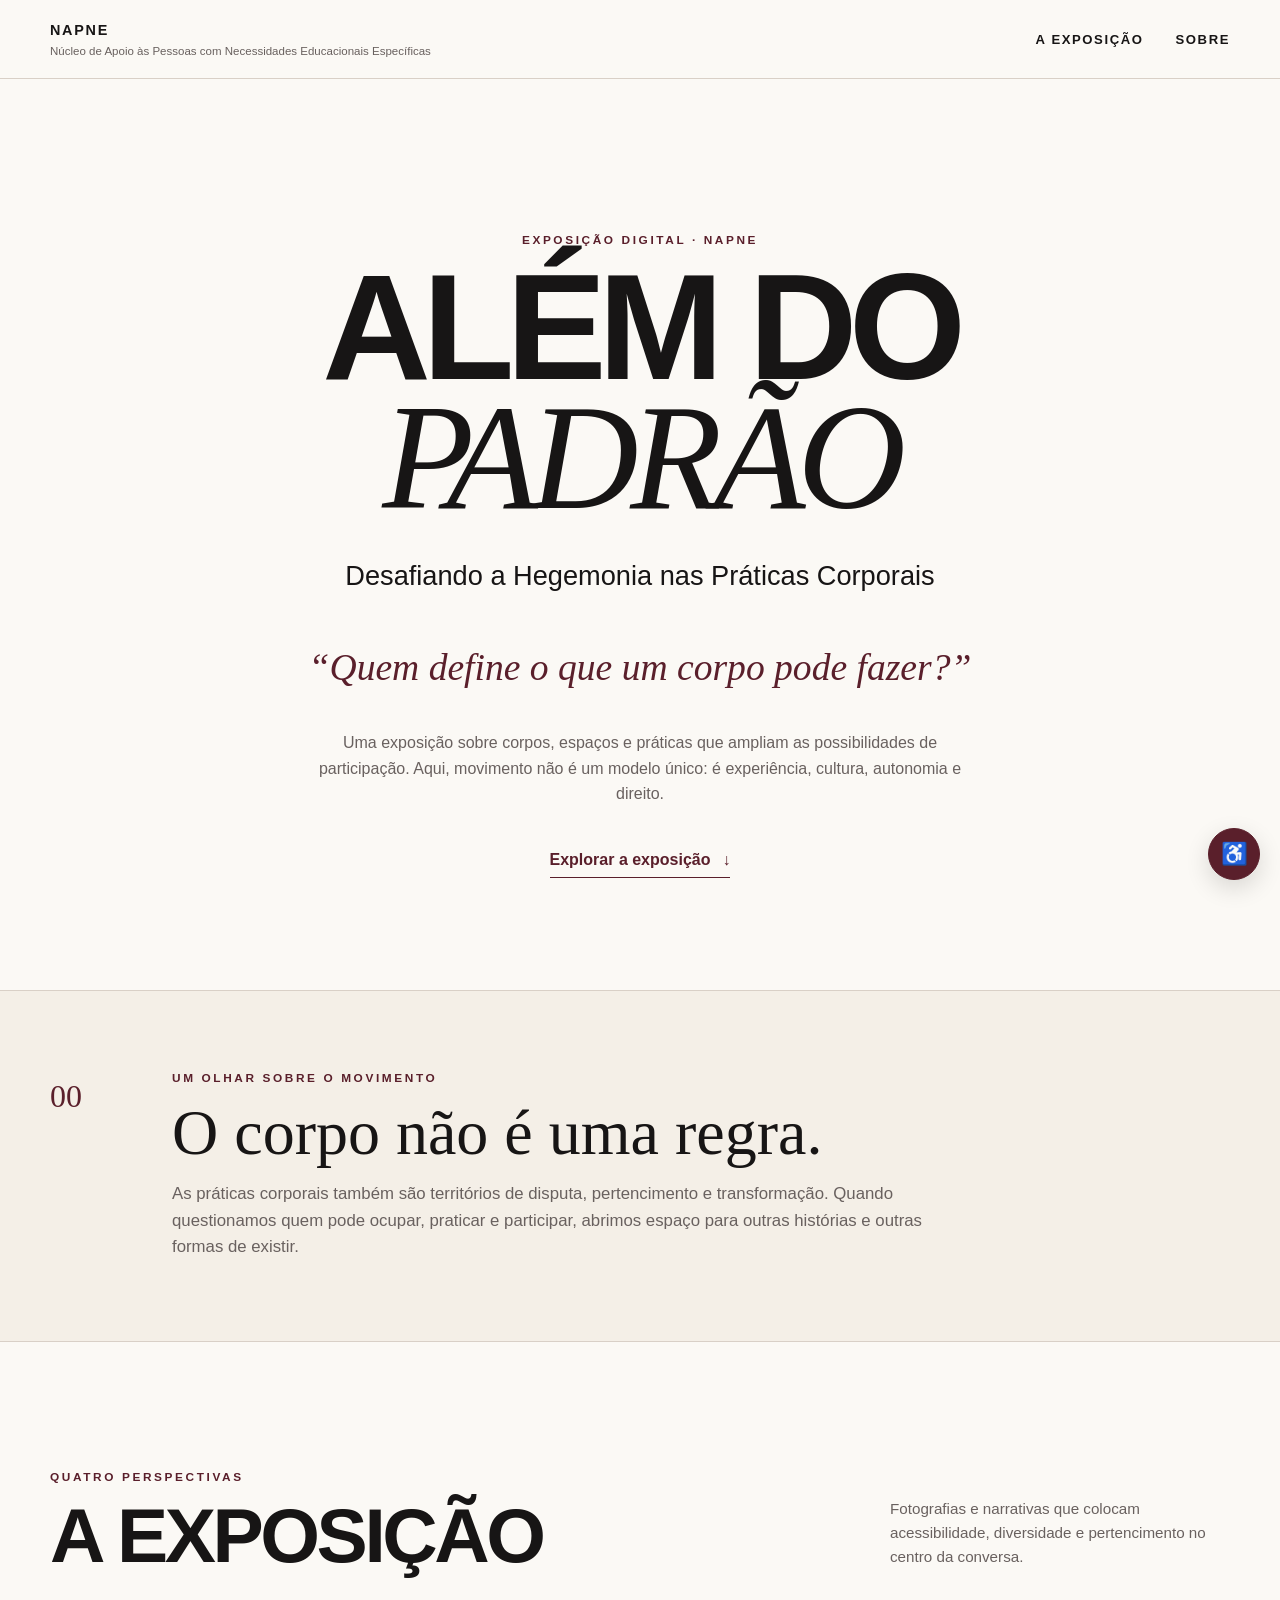
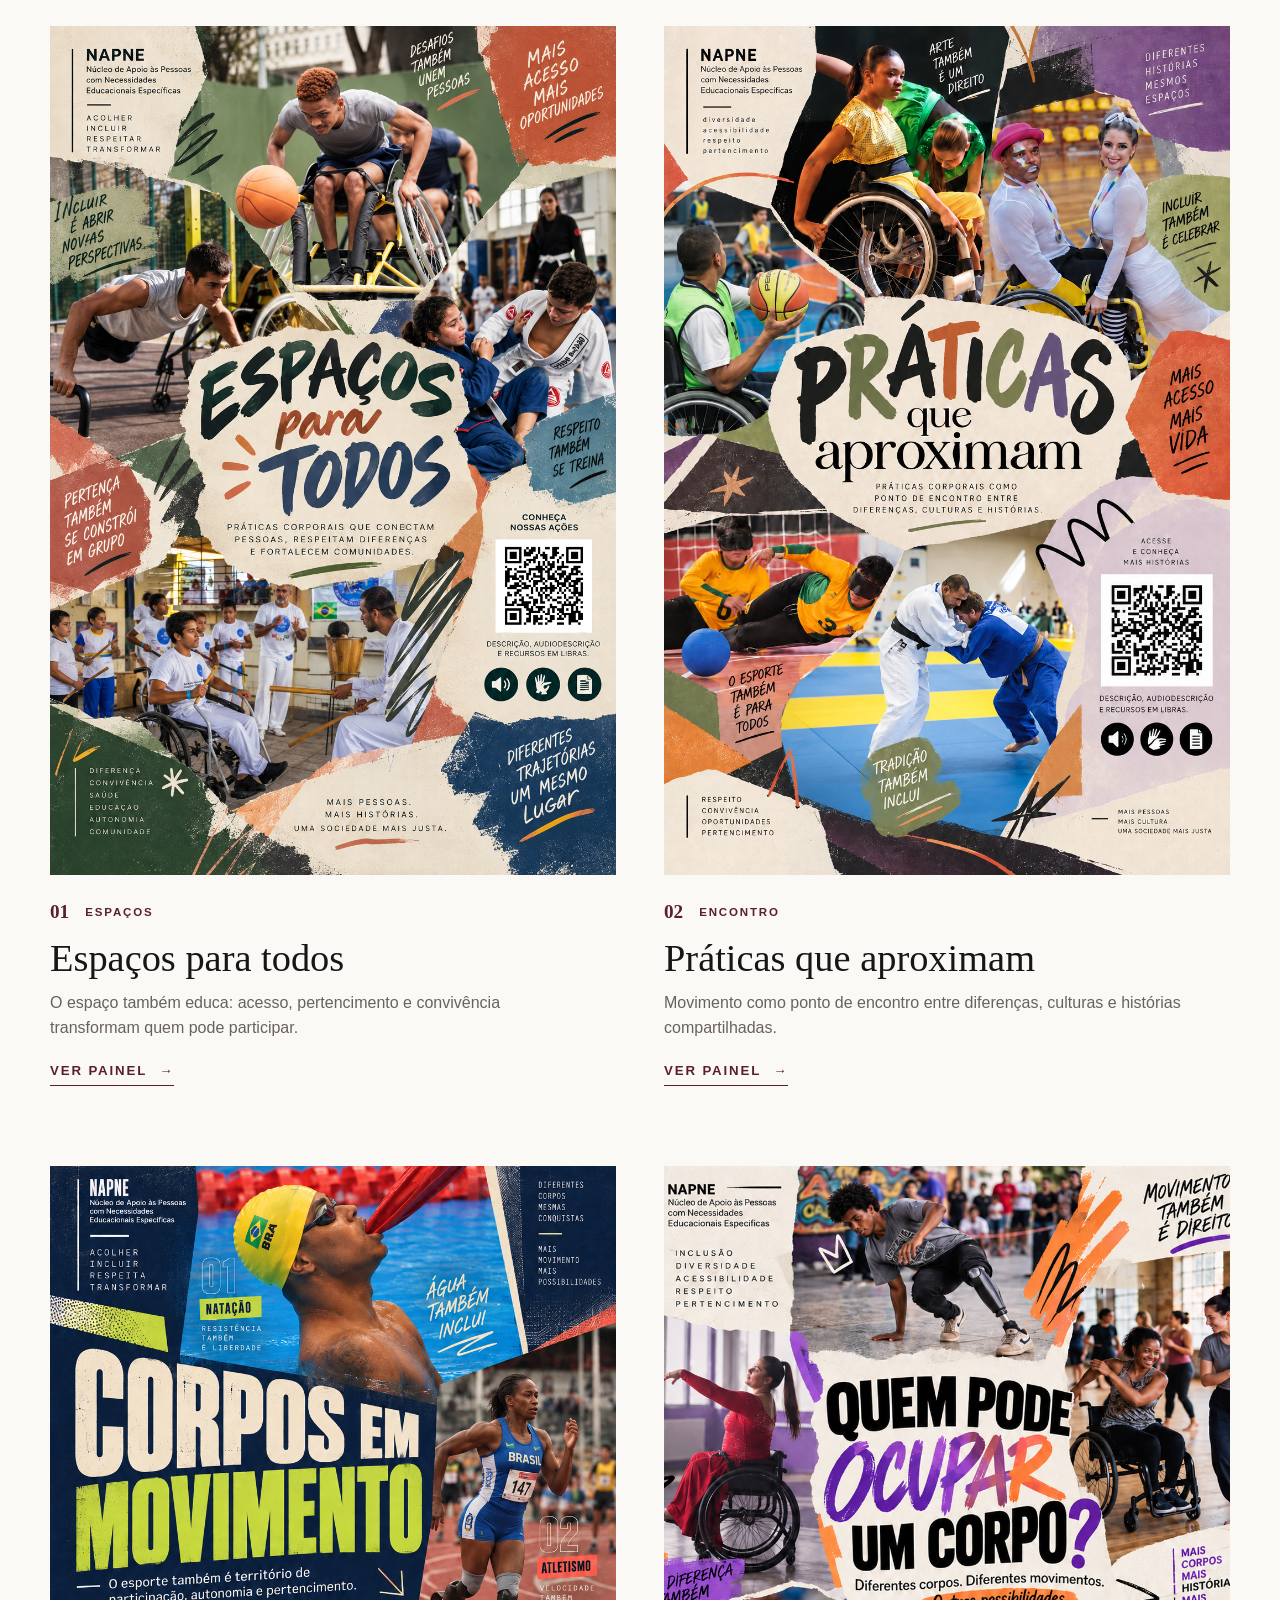
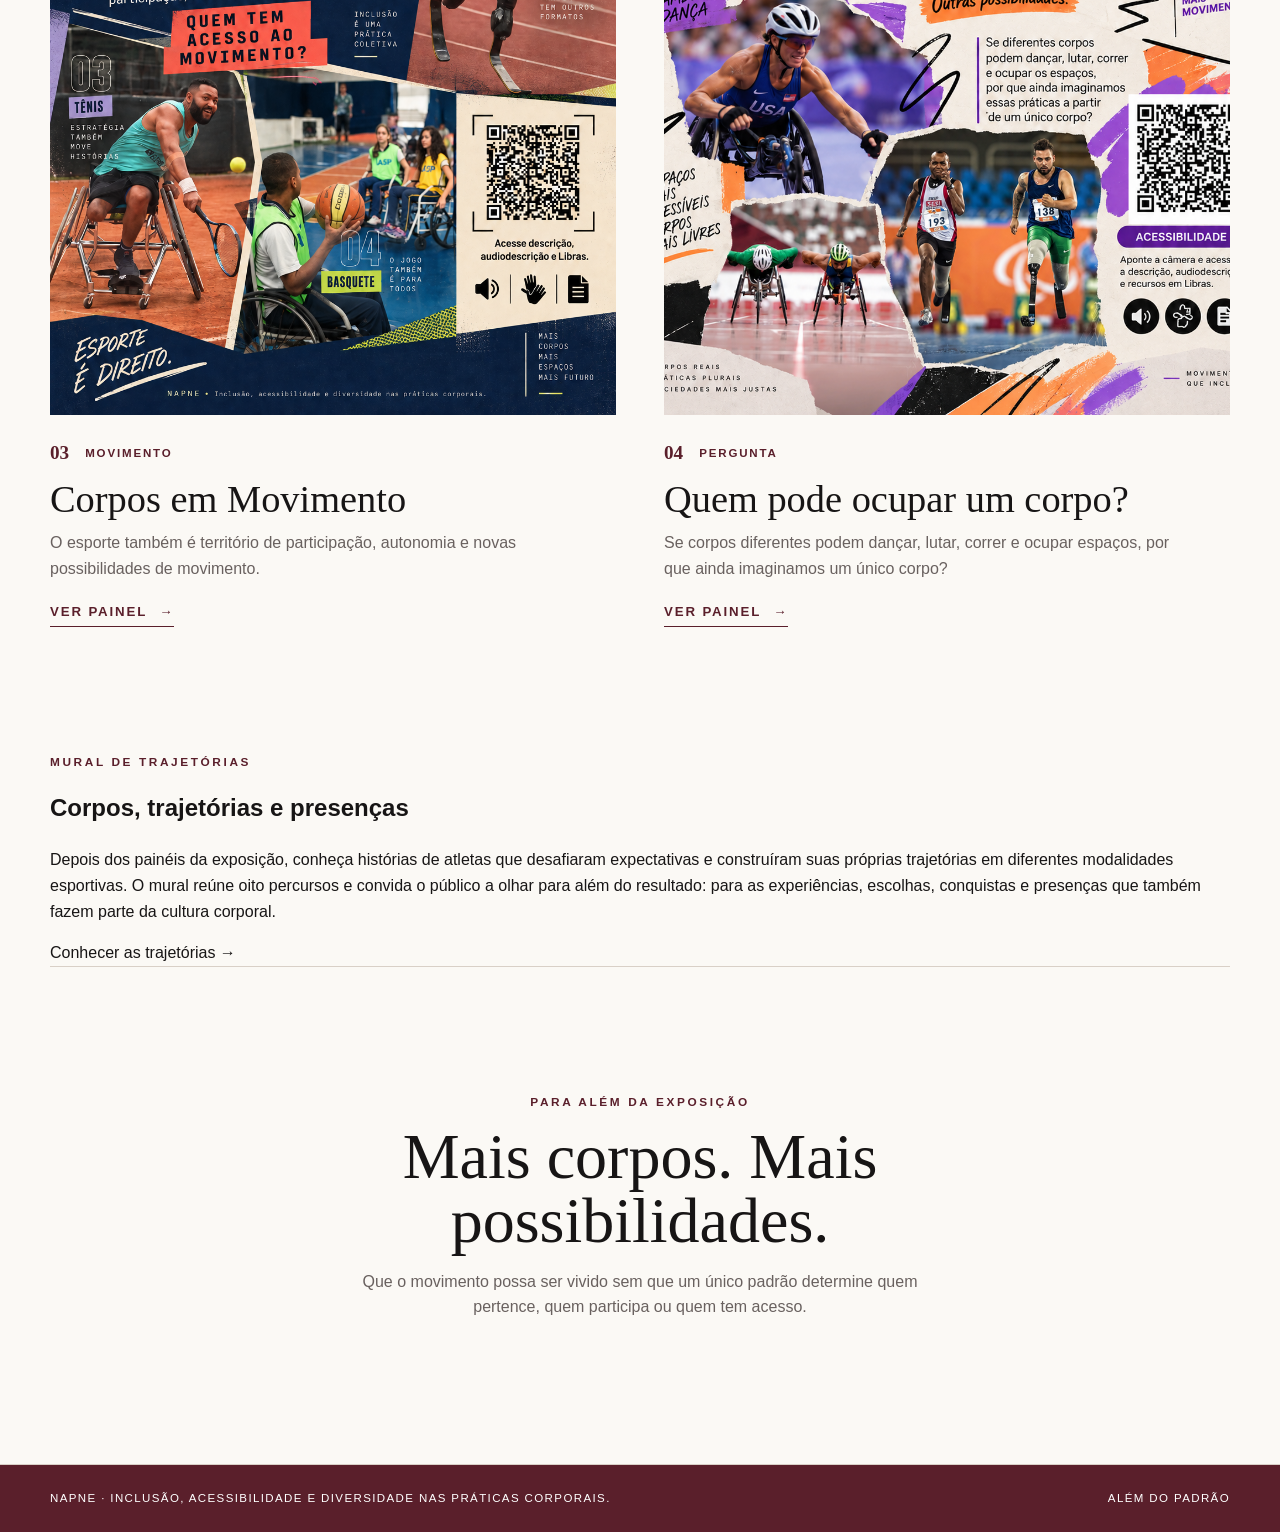
<file: index.html>
<!doctype html>
<html lang="pt-BR">
<head>
  <meta charset="utf-8">
  <meta name="viewport" content="width=device-width, initial-scale=1">
  <meta name="description" content="Além do Padrão — exposição digital sobre acessibilidade, diversidade e participação nas práticas corporais.">
  <title>Além do Padrão — Exposição NAPNE</title>
  <link rel="stylesheet" href="style.css">
</head>
<body>
  <a class="skip-link" href="#conteudo">Pular para o conteúdo</a>

  <header class="site-header">
    <div class="header-inner">
      <a class="brand" href="index.html" aria-label="Além do Padrão — início">
        <span class="brand-mark">NAPNE</span>
        <span class="brand-subtitle">Núcleo de Apoio às Pessoas com Necessidades Educacionais Específicas</span>
      </a>
      <nav class="main-nav" aria-label="Navegação principal">
        <a href="#exposicao">A exposição</a>
        <a href="#sobre">Sobre</a>
      </nav>
    </div>
  </header>

  <main id="conteudo">
    <section class="hero section-shell" aria-labelledby="hero-title">
      <p class="eyebrow">Exposição digital · NAPNE</p>
      <h1 id="hero-title">ALÉM DO <em>PADRÃO</em></h1>
      <p class="hero-lead">Desafiando a Hegemonia nas Práticas Corporais</p>
      <p class="hero-question">“Quem define o que um corpo pode fazer?”</p>
      <p class="hero-intro">Uma exposição sobre corpos, espaços e práticas que ampliam as possibilidades de participação. Aqui, movimento não é um modelo único: é experiência, cultura, autonomia e direito.</p>
      <a class="text-link" href="#exposicao">Explorar a exposição <span aria-hidden="true">↓</span></a>
    </section>

    <section class="intro-band" id="sobre" aria-labelledby="sobre-title">
      <div class="section-shell intro-grid">
        <p class="section-number">00</p>
        <div>
          <p class="eyebrow">Um olhar sobre o movimento</p>
          <h2 id="sobre-title">O corpo não é uma regra.</h2>
          <p>As práticas corporais também são territórios de disputa, pertencimento e transformação. Quando questionamos quem pode ocupar, praticar e participar, abrimos espaço para outras histórias e outras formas de existir.</p>
        </div>
      </div>
    </section>

    <section class="exhibition section-shell" id="exposicao" aria-labelledby="exposicao-title">
      <div class="section-heading">
        <div>
          <p class="eyebrow">Quatro perspectivas</p>
          <h2 id="exposicao-title">A EXPOSIÇÃO</h2>
        </div>
        <p class="section-note">Fotografias e narrativas que colocam acessibilidade, diversidade e pertencimento no centro da conversa.</p>
      </div>

      <div class="panel-grid">
        <article class="panel-card">
          <a class="panel-image-link" href="banner-01.html" aria-label="Abrir painel 01 — Espaços para todos">
            <img src="img/banner-01.png" alt="Painel visual sobre espaços acessíveis e participação de pessoas com diferentes corpos em práticas corporais" loading="lazy">
          </a>
          <div class="panel-meta"><span>01</span><span>Espaços</span></div>
          <h3>Espaços para todos</h3>
          <p>O espaço também educa: acesso, pertencimento e convivência transformam quem pode participar.</p>
          <a class="panel-link" href="banner-01.html">Ver painel <span aria-hidden="true">→</span></a>
        </article>

        <article class="panel-card">
          <a class="panel-image-link" href="banner-02.html" aria-label="Abrir painel 02 — Práticas que aproximam">
            <img src="img/banner-02.png" alt="Painel visual sobre práticas corporais que aproximam pessoas, culturas e histórias" loading="lazy">
          </a>
          <div class="panel-meta"><span>02</span><span>Encontro</span></div>
          <h3>Práticas que aproximam</h3>
          <p>Movimento como ponto de encontro entre diferenças, culturas e histórias compartilhadas.</p>
          <a class="panel-link" href="banner-02.html">Ver painel <span aria-hidden="true">→</span></a>
        </article>

        <article class="panel-card">
          <a class="panel-image-link" href="banner-03.html" aria-label="Abrir painel 03 — Corpos em Movimento">
            <img src="img/banner-03.png" alt="Painel visual sobre corpos diversos em movimento, esporte e participação" loading="lazy">
          </a>
          <div class="panel-meta"><span>03</span><span>Movimento</span></div>
          <h3>Corpos em Movimento</h3>
          <p>O esporte também é território de participação, autonomia e novas possibilidades de movimento.</p>
          <a class="panel-link" href="banner-03.html">Ver painel <span aria-hidden="true">→</span></a>
        </article>

        <article class="panel-card">
          <a class="panel-image-link" href="banner-04.html" aria-label="Abrir painel 04 — Quem pode ocupar um corpo?">
            <img src="img/banner-04.png" alt="Painel visual questionando quais corpos podem ocupar espaços e práticas corporais" loading="lazy">
          </a>
          <div class="panel-meta"><span>04</span><span>Pergunta</span></div>
          <h3>Quem pode ocupar um corpo?</h3>
          <p>Se corpos diferentes podem dançar, lutar, correr e ocupar espaços, por que ainda imaginamos um único corpo?</p>
          <a class="panel-link" href="banner-04.html">Ver painel <span aria-hidden="true">→</span></a>
        </article>
      </div>
    </section>

    <section class="trajectory-teaser section-shell" aria-labelledby="trajectory-title">
      <div class="trajectory-teaser-inner">
        <div>
          <p class="eyebrow">Mural de trajetórias</p>
          <h2 id="trajectory-title">Corpos, trajetórias e presenças</h2>
          <p>Depois dos painéis da exposição, conheça histórias de atletas que desafiaram expectativas e construíram suas próprias trajetórias em diferentes modalidades esportivas. O mural reúne oito percursos e convida o público a olhar para além do resultado: para as experiências, escolhas, conquistas e presenças que também fazem parte da cultura corporal.</p>
        </div>
        <a class="trajectory-button" href="mural-trajetorias.html">Conhecer as trajetórias <span aria-hidden="true">→</span></a>
      </div>
    </section>

    <section class="closing section-shell" aria-labelledby="closing-title">
      <p class="eyebrow">Para além da exposição</p>
      <h2 id="closing-title">Mais corpos. Mais possibilidades.</h2>
      <p>Que o movimento possa ser vivido sem que um único padrão determine quem pertence, quem participa ou quem tem acesso.</p>
    </section>
  </main>

  <footer class="site-footer">
    <div class="section-shell footer-inner">
      <p>NAPNE · Inclusão, acessibilidade e diversidade nas práticas corporais.</p>
      <p>Além do Padrão</p>
    </div>
  </footer>

  <div class="accessibility-root">
    <button class="accessibility-toggle" id="accessibility-toggle" type="button" aria-controls="accessibility-panel" aria-expanded="false" aria-label="Abrir painel de acessibilidade" title="Acessibilidade">♿</button>
    <aside class="accessibility-panel" id="accessibility-panel" aria-labelledby="accessibility-title" hidden>
      <div class="accessibility-header">
        <div>
          <p class="eyebrow">Recursos</p>
          <h2 id="accessibility-title">Acessibilidade</h2>
        </div>
        <button class="icon-button" id="accessibility-close" type="button" aria-label="Fechar painel de acessibilidade">×</button>
      </div>

      <div class="control-group">
        <label for="font-size-range">Tamanho da fonte <output id="font-size-value" for="font-size-range">100%</output></label>
        <input id="font-size-range" type="range" min="80" max="200" value="100" step="5">
      </div>

      <div class="control-group">
        <label for="line-height-range">Espaçamento entre linhas <output id="line-height-value" for="line-height-range">1.6</output></label>
        <input id="line-height-range" type="range" min="1.2" max="2.4" value="1.6" step="0.1">
      </div>

      <div class="control-group">
        <label for="letter-spacing-range">Espaçamento entre letras <output id="letter-spacing-value" for="letter-spacing-range">0</output></label>
        <input id="letter-spacing-range" type="range" min="0" max="0.2" value="0" step="0.02">
      </div>

      <fieldset class="control-group">
        <legend>Contraste</legend>
        <div class="button-row">
          <button type="button" class="option-button is-active" data-contrast="normal">Normal</button>
          <button type="button" class="option-button" data-contrast="high">Alto contraste</button>
          <button type="button" class="option-button" data-contrast="invert">Invertido</button>
        </div>
      </fieldset>

      <div class="toggle-list">
        <label class="switch-control"><input id="underline-links" type="checkbox"><span>Sublinhar links</span></label>
        <label class="switch-control"><input id="reduce-motion" type="checkbox"><span>Reduzir animações</span></label>
      </div>

      <button class="reset-button" id="reset-accessibility" type="button">Restaurar padrão</button>
    </aside>
  </div>

  <div vw class="enabled">
    <div vw-access-button class="active" aria-label="Abrir VLibras"></div>
    <div vw-plugin-wrapper>
      <div class="vw-plugin-top-wrapper"></div>
    </div>
  </div>
  <script src="https://vlibras.gov.br/app/vlibras-plugin.js" defer></script>
  <script>window.addEventListener('load', function () { if (window.VLibras && window.VLibras.Widget) { new window.VLibras.Widget({ rootPath: 'https://vlibras.gov.br/app' }); } });</script>
  <script src="script.js"></script>
</body>
</html>
</file>
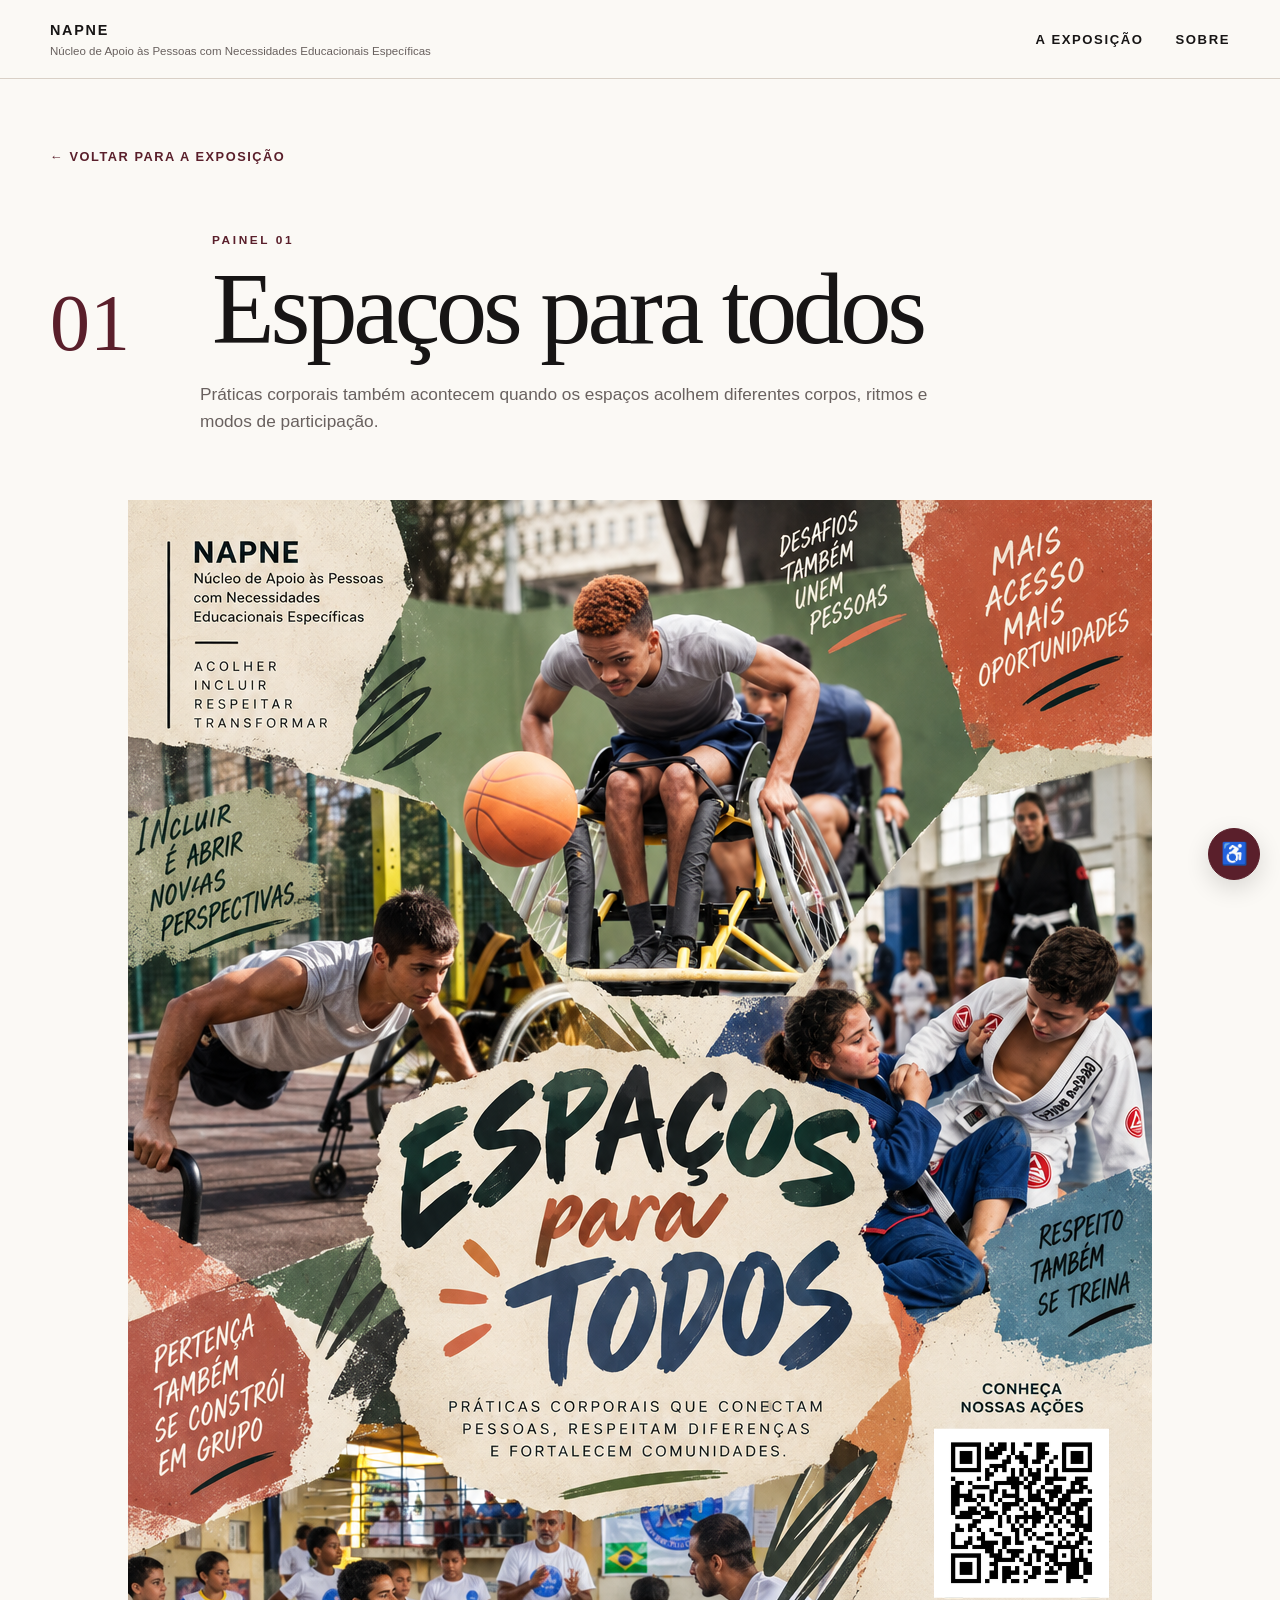
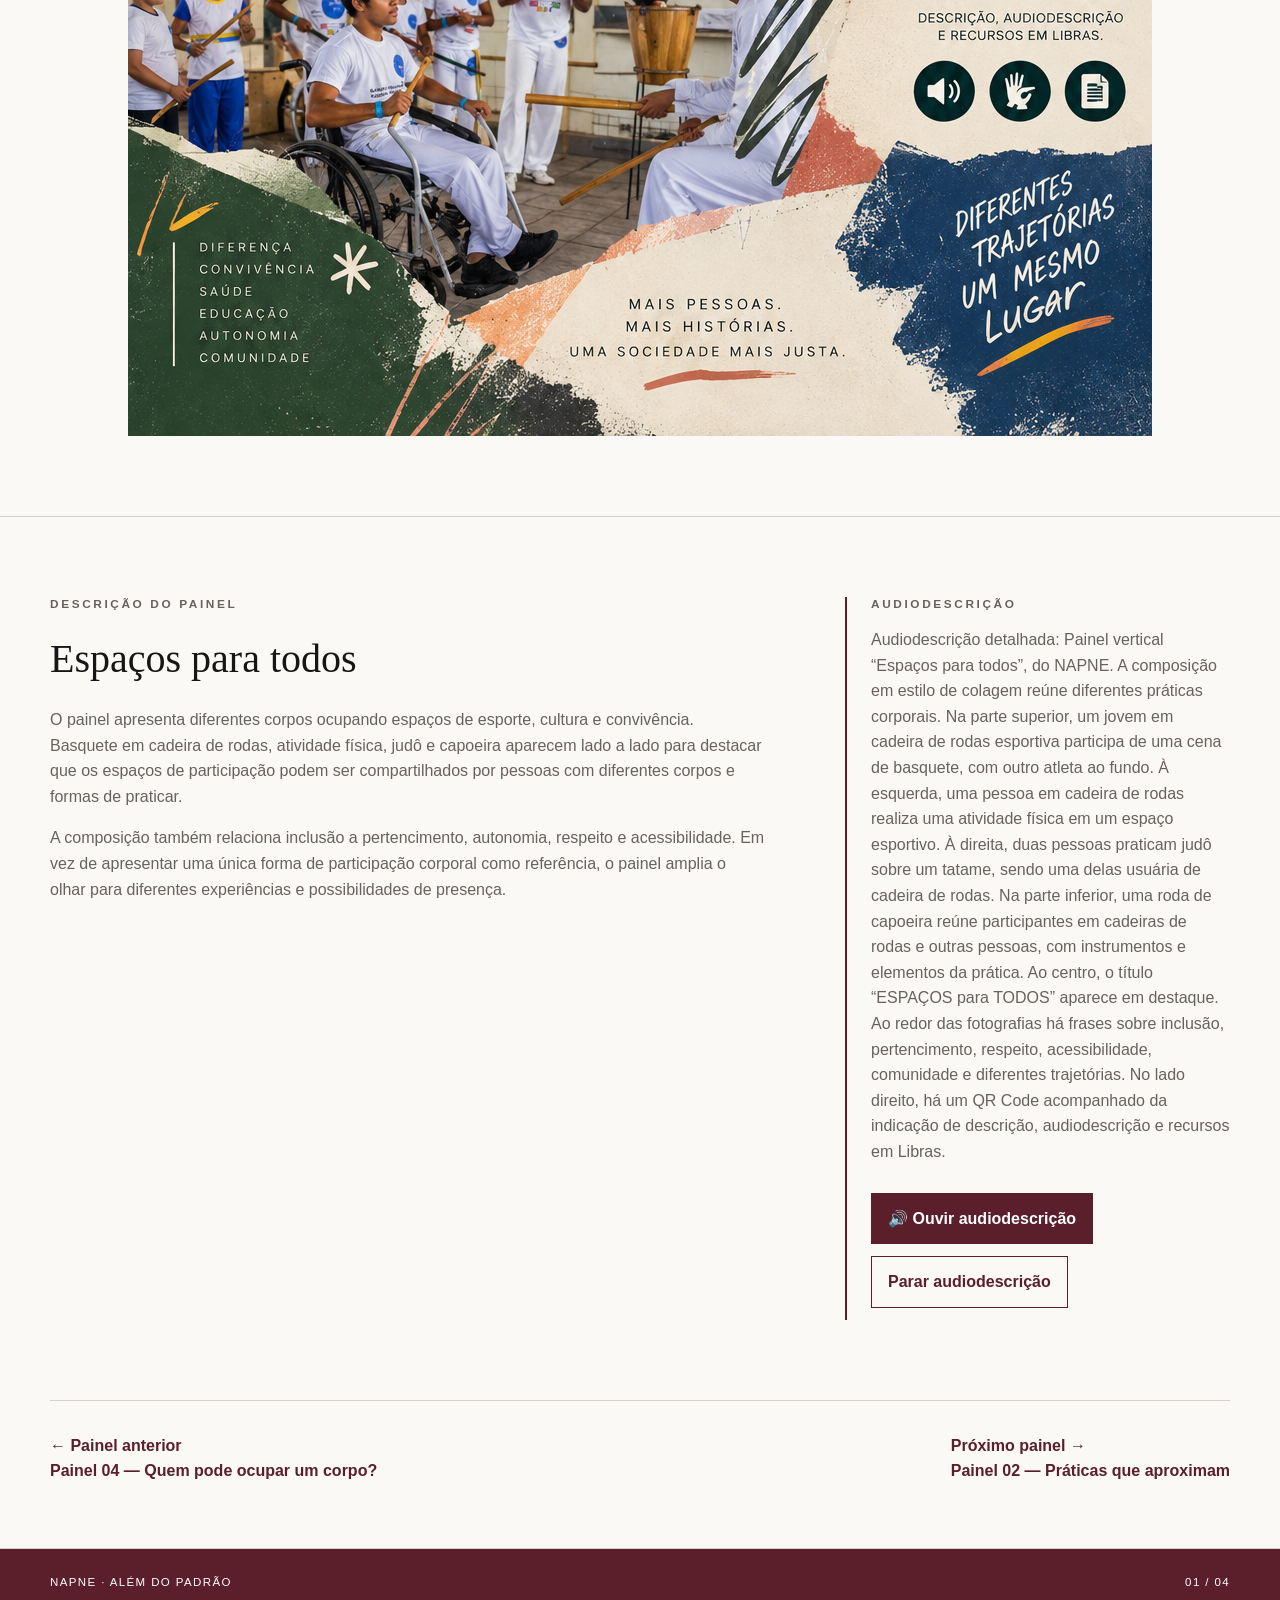
<file: banner-01.html>
<!doctype html>
<html lang="pt-BR">
<head>
  <meta charset="utf-8">
  <meta name="viewport" content="width=device-width, initial-scale=1">
  <meta name="description" content="Painel 01 — Espaços para todos. Exposição Além do Padrão, NAPNE.">
  <title>Painel 01 — Espaços para todos</title>
  <link rel="stylesheet" href="style.css">
</head>
<body class="panel-page">
  <a class="skip-link" href="#conteudo">Pular para o conteúdo</a>
  <header class="site-header"><div class="header-inner"><a class="brand" href="index.html" aria-label="Além do Padrão — início"><span class="brand-mark">NAPNE</span><span class="brand-subtitle">Núcleo de Apoio às Pessoas com Necessidades Educacionais Específicas</span></a><nav class="main-nav" aria-label="Navegação principal"><a href="index.html#exposicao">A exposição</a><a href="index.html#sobre">Sobre</a></nav></div></header>
  <main id="conteudo">
    <section class="panel-hero section-shell"><a class="back-link" href="index.html#exposicao">← Voltar para a exposição</a><div class="panel-title-block"><div class="panel-title-number">01</div><div><p class="eyebrow">Painel 01</p><h1>Espaços para todos</h1></div></div><p class="panel-subtitle">Práticas corporais também acontecem quando os espaços acolhem diferentes corpos, ritmos e modos de participação.</p></section>
    <section class="panel-visual section-shell" aria-labelledby="image-title"><h2 id="image-title" class="sr-only">Imagem do painel 01</h2><img src="img/banner-01.png" alt="Painel vertical “Espaços para todos”, do NAPNE. A composição em estilo de colagem reúne diferentes práticas corporais. Na parte superior, um jovem em cadeira de rodas esportiva participa de uma cena de basquete, com outro atleta ao fundo. À esquerda, uma pessoa em cadeira de rodas realiza uma atividade física em um espaço esportivo. À direita, duas pessoas praticam judô sobre um tatame, sendo uma delas usuária de cadeira de rodas. Na parte inferior, uma roda de capoeira reúne participantes em cadeiras de rodas e outras pessoas, com instrumentos e elementos da prática. Ao centro, o título “ESPAÇOS para TODOS” aparece em destaque. Ao redor das fotografias há frases sobre inclusão, pertencimento, respeito, acessibilidade, comunidade e diferentes trajetórias. No lado direito, há um QR Code acompanhado da indicação de descrição, audiodescrição e recursos em Libras."></section>
    <section class="panel-content"><div class="section-shell panel-content-grid"><div><p class="eyebrow">Descrição do painel</p><h2>Espaços para todos</h2><p>O painel apresenta diferentes corpos ocupando espaços de esporte, cultura e convivência. Basquete em cadeira de rodas, atividade física, judô e capoeira aparecem lado a lado para destacar que os espaços de participação podem ser compartilhados por pessoas com diferentes corpos e formas de praticar.</p><p>A composição também relaciona inclusão a pertencimento, autonomia, respeito e acessibilidade. Em vez de apresentar uma única forma de participação corporal como referência, o painel amplia o olhar para diferentes experiências e possibilidades de presença.</p></div><div class="description-box"><p class="eyebrow">Audiodescrição</p><p id="audio-description-text">Audiodescrição detalhada: Painel vertical “Espaços para todos”, do NAPNE. A composição em estilo de colagem reúne diferentes práticas corporais. Na parte superior, um jovem em cadeira de rodas esportiva participa de uma cena de basquete, com outro atleta ao fundo. À esquerda, uma pessoa em cadeira de rodas realiza uma atividade física em um espaço esportivo. À direita, duas pessoas praticam judô sobre um tatame, sendo uma delas usuária de cadeira de rodas. Na parte inferior, uma roda de capoeira reúne participantes em cadeiras de rodas e outras pessoas, com instrumentos e elementos da prática. Ao centro, o título “ESPAÇOS para TODOS” aparece em destaque. Ao redor das fotografias há frases sobre inclusão, pertencimento, respeito, acessibilidade, comunidade e diferentes trajetórias. No lado direito, há um QR Code acompanhado da indicação de descrição, audiodescrição e recursos em Libras.</p><div class="speech-controls"><button class="action-button" id="speak-description" type="button">🔊 Ouvir audiodescrição</button><button class="action-button secondary" id="stop-description" type="button">Parar audiodescrição</button></div><p id="speech-status" class="speech-status" aria-live="polite"></p></div></div></section>
    <nav class="section-shell panel-nav" aria-label="Navegação entre painéis"><a href="banner-04.html">← Painel anterior<br><span>Painel 04 — Quem pode ocupar um corpo?</span></a><a href="banner-02.html">Próximo painel →<br><span>Painel 02 — Práticas que aproximam</span></a></nav>
  </main>
  <footer class="site-footer"><div class="section-shell footer-inner"><p>NAPNE · Além do Padrão</p><p>01 / 04</p></div></footer>
  <div class="accessibility-root"><button class="accessibility-toggle" id="accessibility-toggle" type="button" aria-controls="accessibility-panel" aria-expanded="false" aria-label="Abrir painel de acessibilidade" title="Acessibilidade">♿</button><aside class="accessibility-panel" id="accessibility-panel" aria-labelledby="accessibility-title" hidden><div class="accessibility-header"><div><p class="eyebrow">Recursos</p><h2 id="accessibility-title">Acessibilidade</h2></div><button class="icon-button" id="accessibility-close" type="button" aria-label="Fechar painel de acessibilidade">×</button></div><div class="control-group"><label for="font-size-range">Tamanho da fonte <output id="font-size-value">100%</output></label><input id="font-size-range" type="range" min="80" max="200" value="100" step="5"></div><div class="control-group"><label for="line-height-range">Espaçamento entre linhas <output id="line-height-value">1.6</output></label><input id="line-height-range" type="range" min="1.2" max="2.4" value="1.6" step="0.1"></div><div class="control-group"><label for="letter-spacing-range">Espaçamento entre letras <output id="letter-spacing-value">0.00em</output></label><input id="letter-spacing-range" type="range" min="0" max="0.2" value="0" step="0.02"></div><fieldset class="control-group"><legend>Contraste</legend><div class="button-row"><button type="button" class="option-button is-active" data-contrast="normal">Normal</button><button type="button" class="option-button" data-contrast="high">Alto contraste</button><button type="button" class="option-button" data-contrast="invert">Invertido</button></div></fieldset><div class="toggle-list"><label class="switch-control"><input id="underline-links" type="checkbox"><span>Sublinhar links</span></label><label class="switch-control"><input id="reduce-motion" type="checkbox"><span>Reduzir animações</span></label></div><button class="reset-button" id="reset-accessibility" type="button">Restaurar padrão</button></aside></div>
  <div vw class="enabled"><div vw-access-button class="active" aria-label="Abrir VLibras"></div><div vw-plugin-wrapper><div class="vw-plugin-top-wrapper"></div></div></div><script src="https://vlibras.gov.br/app/vlibras-plugin.js" defer></script><script>window.addEventListener('load', function () { if (window.VLibras && window.VLibras.Widget) { new window.VLibras.Widget({ rootPath: 'https://vlibras.gov.br/app' }); } });</script><script src="script.js"></script>
</body></html>
</file>
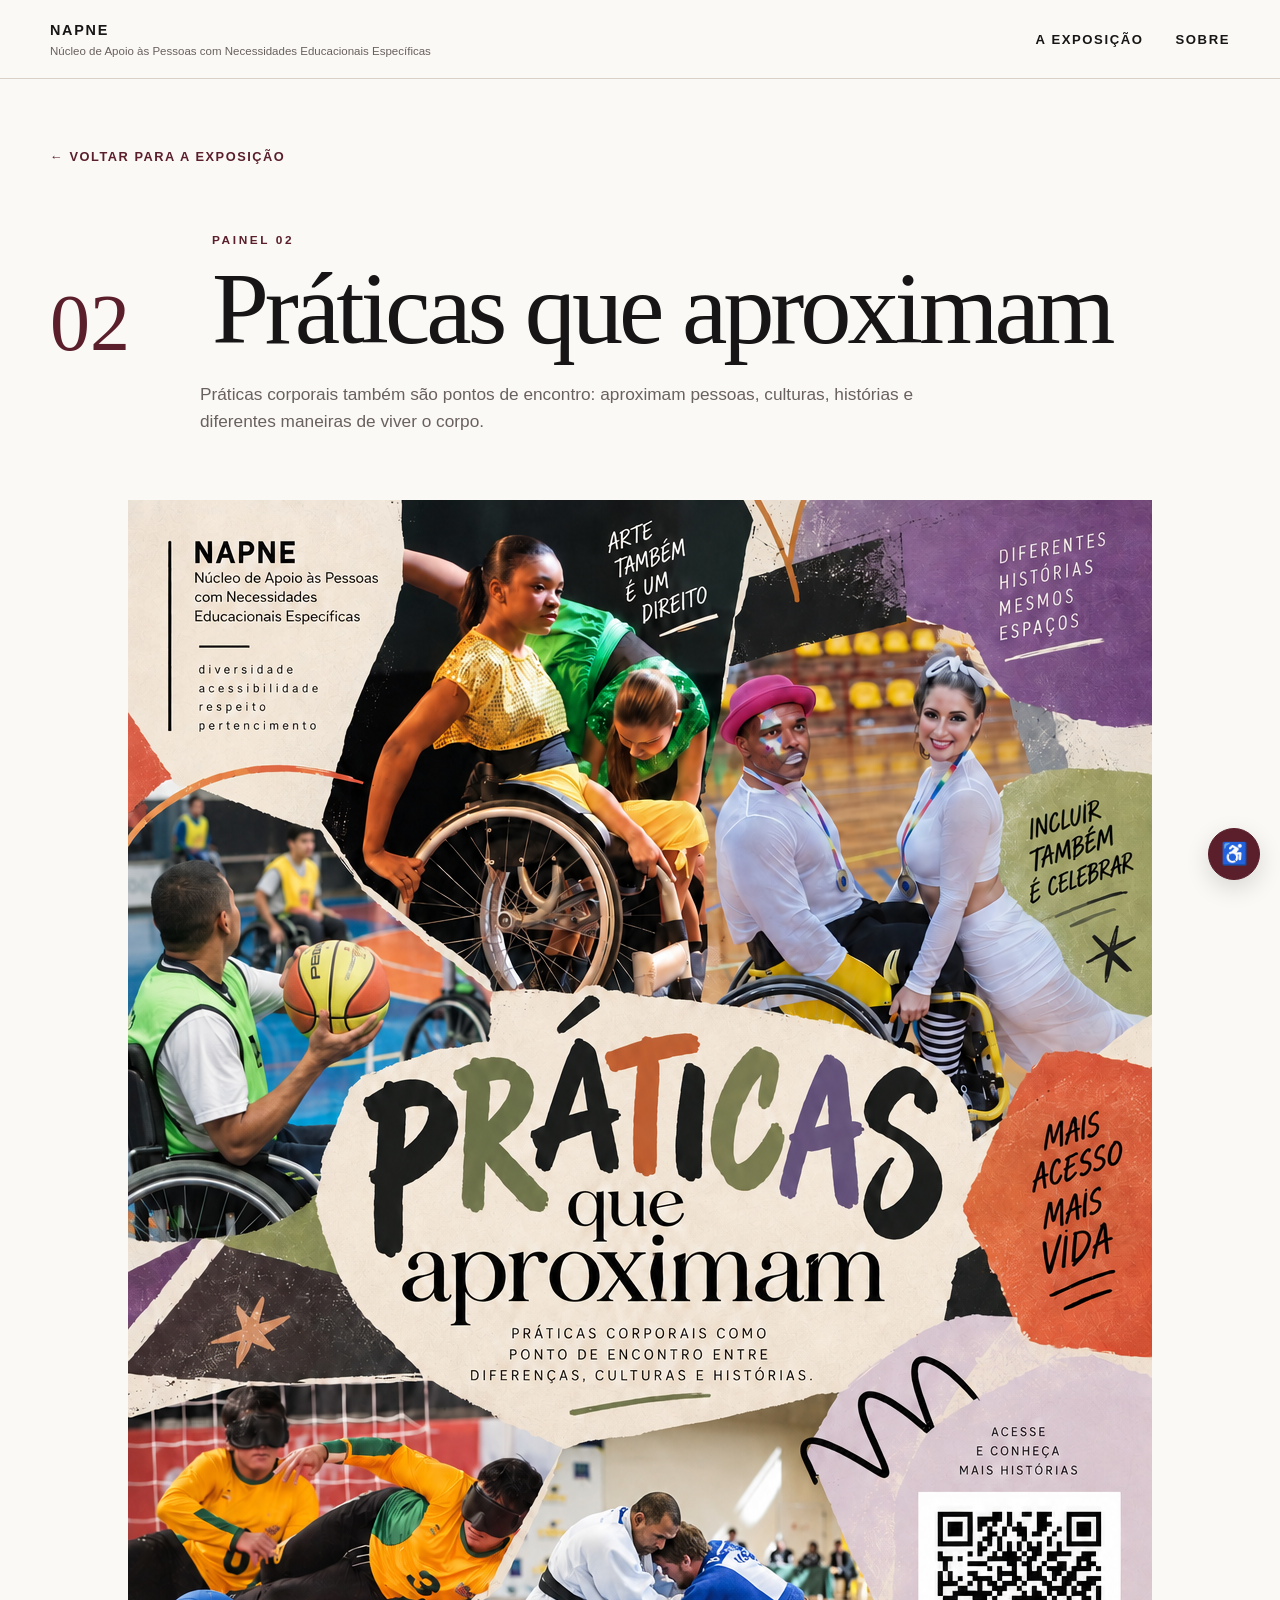
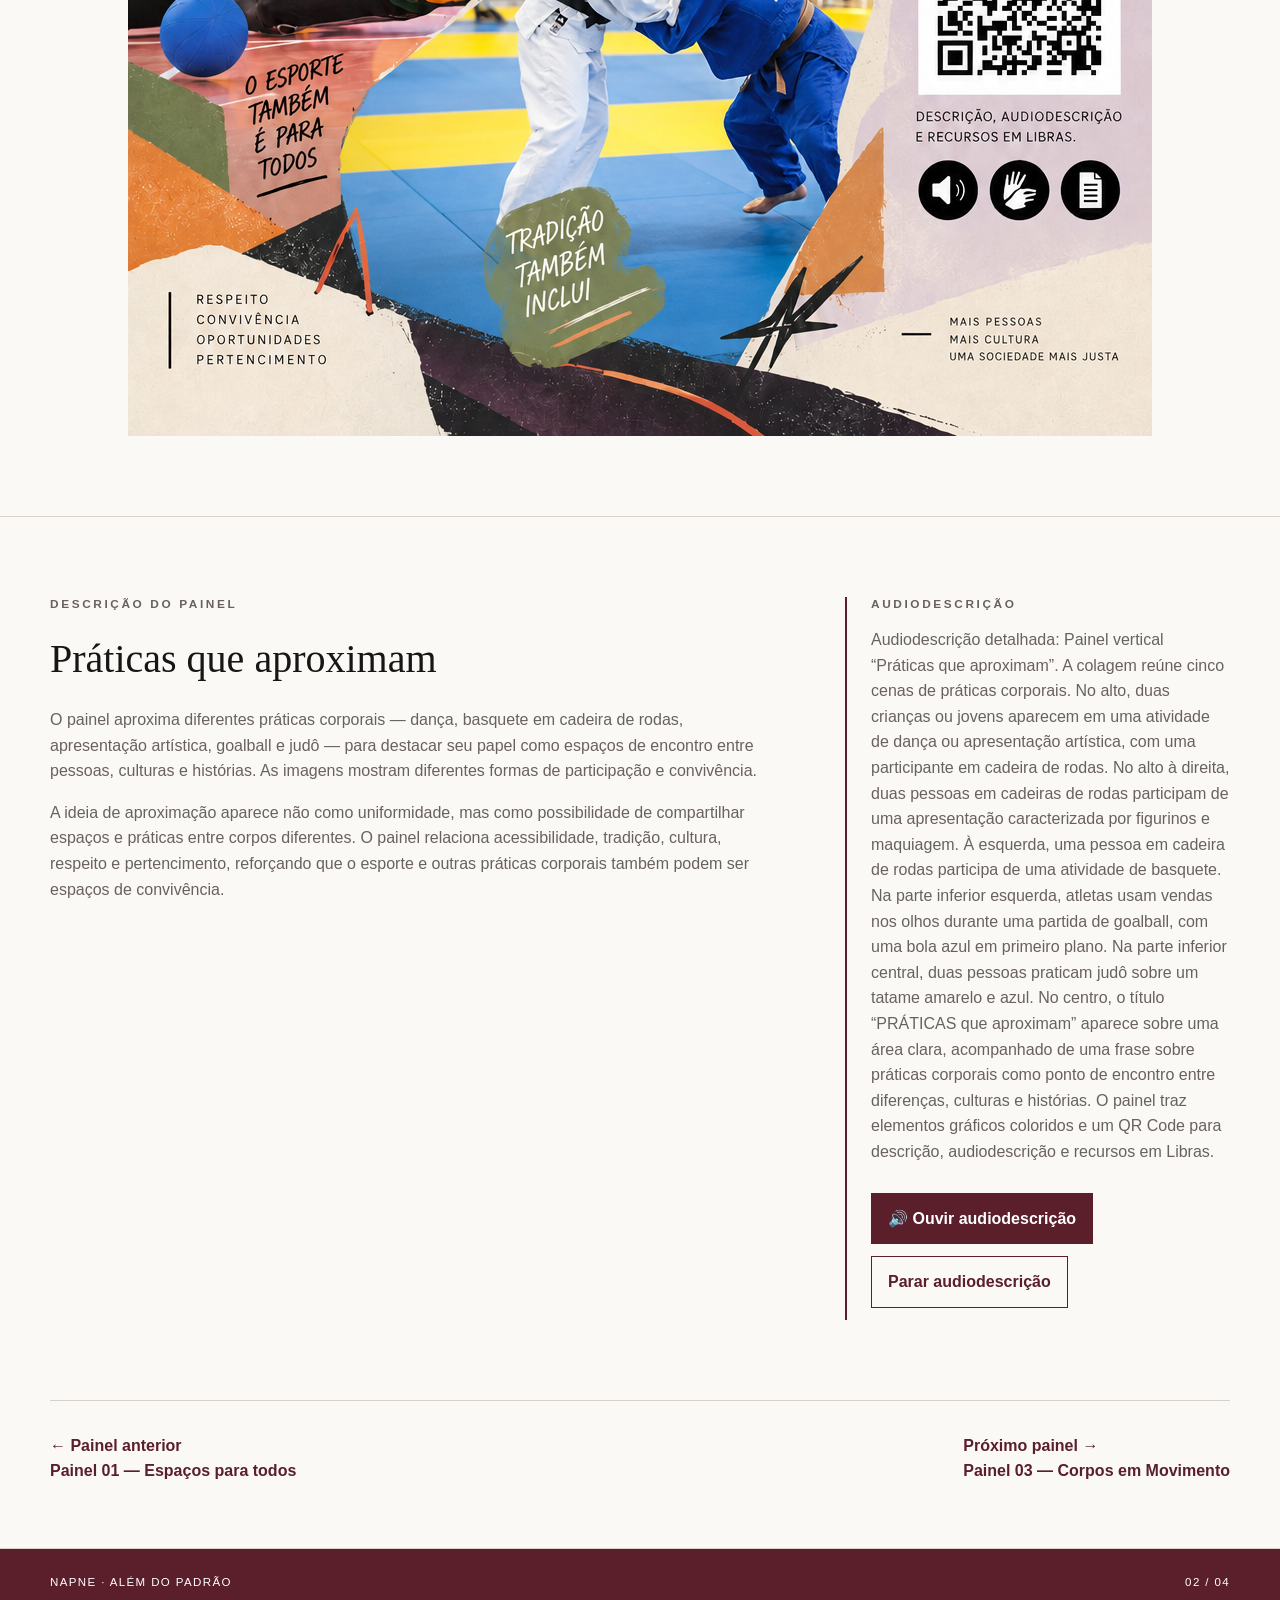
<file: banner-02.html>
<!doctype html>
<html lang="pt-BR">
<head><meta charset="utf-8"><meta name="viewport" content="width=device-width, initial-scale=1"><meta name="description" content="Painel 02 — Práticas que aproximam. Exposição Além do Padrão, NAPNE."><title>Painel 02 — Práticas que aproximam</title><link rel="stylesheet" href="style.css"></head>
<body class="panel-page">
<a class="skip-link" href="#conteudo">Pular para o conteúdo</a>
<header class="site-header"><div class="header-inner"><a class="brand" href="index.html" aria-label="Além do Padrão — início"><span class="brand-mark">NAPNE</span><span class="brand-subtitle">Núcleo de Apoio às Pessoas com Necessidades Educacionais Específicas</span></a><nav class="main-nav" aria-label="Navegação principal"><a href="index.html#exposicao">A exposição</a><a href="index.html#sobre">Sobre</a></nav></div></header>
<main id="conteudo">
<section class="panel-hero section-shell"><a class="back-link" href="index.html#exposicao">← Voltar para a exposição</a><div class="panel-title-block"><div class="panel-title-number">02</div><div><p class="eyebrow">Painel 02</p><h1>Práticas que aproximam</h1></div></div><p class="panel-subtitle">Práticas corporais também são pontos de encontro: aproximam pessoas, culturas, histórias e diferentes maneiras de viver o corpo.</p></section>
<section class="panel-visual section-shell" aria-labelledby="image-title"><h2 id="image-title" class="sr-only">Imagem do painel 02</h2><img src="img/banner-02.png" alt="Painel vertical “Práticas que aproximam”. A colagem reúne cinco cenas de práticas corporais. No alto, duas crianças ou jovens aparecem em uma atividade de dança ou apresentação artística, com uma participante em cadeira de rodas. No alto à direita, duas pessoas em cadeiras de rodas participam de uma apresentação caracterizada por figurinos e maquiagem. À esquerda, uma pessoa em cadeira de rodas participa de uma atividade de basquete. Na parte inferior esquerda, atletas usam vendas nos olhos durante uma partida de goalball, com uma bola azul em primeiro plano. Na parte inferior central, duas pessoas praticam judô sobre um tatame amarelo e azul. No centro, o título “PRÁTICAS que aproximam” aparece sobre uma área clara, acompanhado de uma frase sobre práticas corporais como ponto de encontro entre diferenças, culturas e histórias. O painel traz elementos gráficos coloridos e um QR Code para descrição, audiodescrição e recursos em Libras."></section>
<section class="panel-content"><div class="section-shell panel-content-grid"><div><p class="eyebrow">Descrição do painel</p><h2>Práticas que aproximam</h2><p>O painel aproxima diferentes práticas corporais — dança, basquete em cadeira de rodas, apresentação artística, goalball e judô — para destacar seu papel como espaços de encontro entre pessoas, culturas e histórias. As imagens mostram diferentes formas de participação e convivência.</p><p>A ideia de aproximação aparece não como uniformidade, mas como possibilidade de compartilhar espaços e práticas entre corpos diferentes. O painel relaciona acessibilidade, tradição, cultura, respeito e pertencimento, reforçando que o esporte e outras práticas corporais também podem ser espaços de convivência.</p></div><div class="description-box"><p class="eyebrow">Audiodescrição</p><p id="audio-description-text">Audiodescrição detalhada: Painel vertical “Práticas que aproximam”. A colagem reúne cinco cenas de práticas corporais. No alto, duas crianças ou jovens aparecem em uma atividade de dança ou apresentação artística, com uma participante em cadeira de rodas. No alto à direita, duas pessoas em cadeiras de rodas participam de uma apresentação caracterizada por figurinos e maquiagem. À esquerda, uma pessoa em cadeira de rodas participa de uma atividade de basquete. Na parte inferior esquerda, atletas usam vendas nos olhos durante uma partida de goalball, com uma bola azul em primeiro plano. Na parte inferior central, duas pessoas praticam judô sobre um tatame amarelo e azul. No centro, o título “PRÁTICAS que aproximam” aparece sobre uma área clara, acompanhado de uma frase sobre práticas corporais como ponto de encontro entre diferenças, culturas e histórias. O painel traz elementos gráficos coloridos e um QR Code para descrição, audiodescrição e recursos em Libras.</p><div class="speech-controls"><button class="action-button" id="speak-description" type="button">🔊 Ouvir audiodescrição</button><button class="action-button secondary" id="stop-description" type="button">Parar audiodescrição</button></div><p id="speech-status" class="speech-status" aria-live="polite"></p></div></div></section>
<nav class="section-shell panel-nav" aria-label="Navegação entre painéis"><a href="banner-01.html">← Painel anterior<br><span>Painel 01 — Espaços para todos</span></a><a href="banner-03.html">Próximo painel →<br><span>Painel 03 — Corpos em Movimento</span></a></nav>
</main><footer class="site-footer"><div class="section-shell footer-inner"><p>NAPNE · Além do Padrão</p><p>02 / 04</p></div></footer>
<div class="accessibility-root"><button class="accessibility-toggle" id="accessibility-toggle" type="button" aria-controls="accessibility-panel" aria-expanded="false" aria-label="Abrir painel de acessibilidade" title="Acessibilidade">♿</button><aside class="accessibility-panel" id="accessibility-panel" aria-labelledby="accessibility-title" hidden><div class="accessibility-header"><div><p class="eyebrow">Recursos</p><h2 id="accessibility-title">Acessibilidade</h2></div><button class="icon-button" id="accessibility-close" type="button" aria-label="Fechar painel de acessibilidade">×</button></div><div class="control-group"><label for="font-size-range">Tamanho da fonte <output id="font-size-value">100%</output></label><input id="font-size-range" type="range" min="80" max="200" value="100" step="5"></div><div class="control-group"><label for="line-height-range">Espaçamento entre linhas <output id="line-height-value">1.6</output></label><input id="line-height-range" type="range" min="1.2" max="2.4" value="1.6" step="0.1"></div><div class="control-group"><label for="letter-spacing-range">Espaçamento entre letras <output id="letter-spacing-value">0.00em</output></label><input id="letter-spacing-range" type="range" min="0" max="0.2" value="0" step="0.02"></div><fieldset class="control-group"><legend>Contraste</legend><div class="button-row"><button type="button" class="option-button is-active" data-contrast="normal">Normal</button><button type="button" class="option-button" data-contrast="high">Alto contraste</button><button type="button" class="option-button" data-contrast="invert">Invertido</button></div></fieldset><div class="toggle-list"><label class="switch-control"><input id="underline-links" type="checkbox"><span>Sublinhar links</span></label><label class="switch-control"><input id="reduce-motion" type="checkbox"><span>Reduzir animações</span></label></div><button class="reset-button" id="reset-accessibility" type="button">Restaurar padrão</button></aside></div>
<div vw class="enabled"><div vw-access-button class="active" aria-label="Abrir VLibras"></div><div vw-plugin-wrapper><div class="vw-plugin-top-wrapper"></div></div></div><script src="https://vlibras.gov.br/app/vlibras-plugin.js" defer></script><script>window.addEventListener('load', function () { if (window.VLibras && window.VLibras.Widget) { new window.VLibras.Widget({ rootPath: 'https://vlibras.gov.br/app' }); } });</script><script src="script.js"></script>
</body></html>
</file>
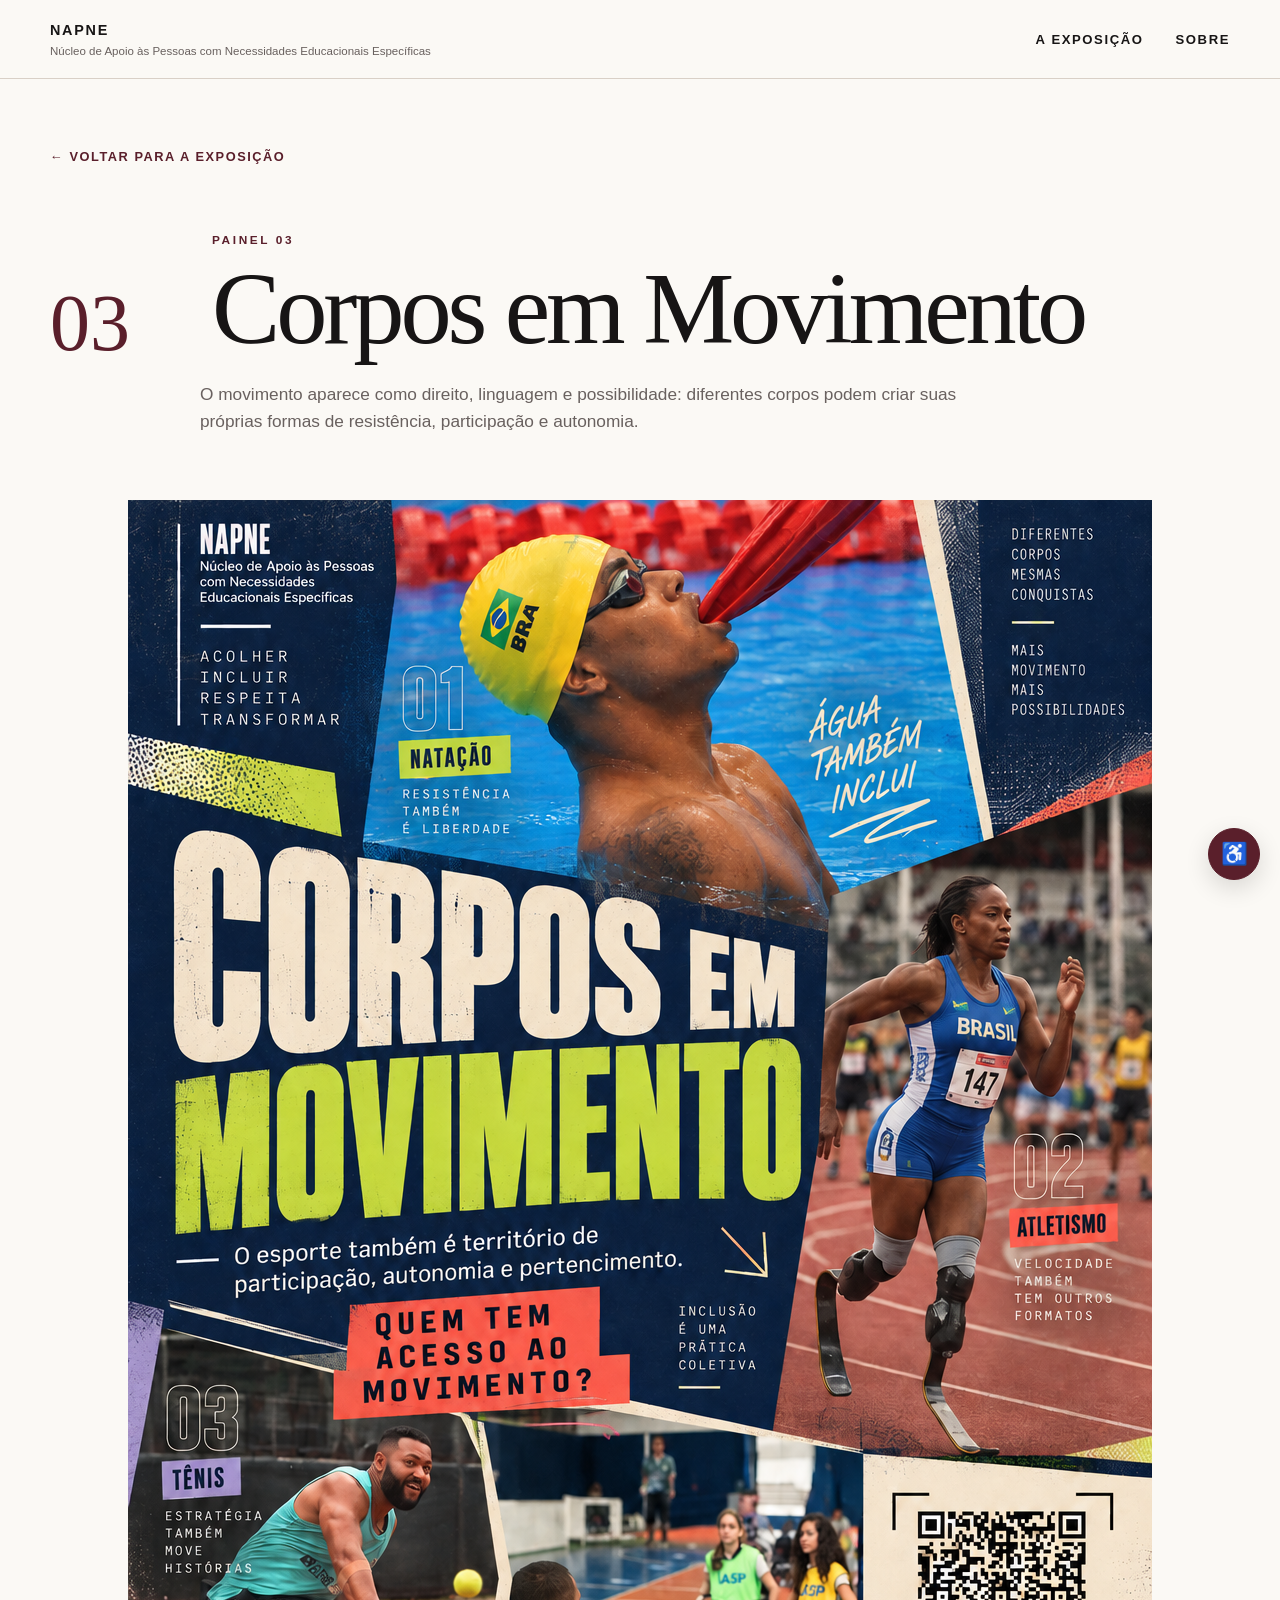
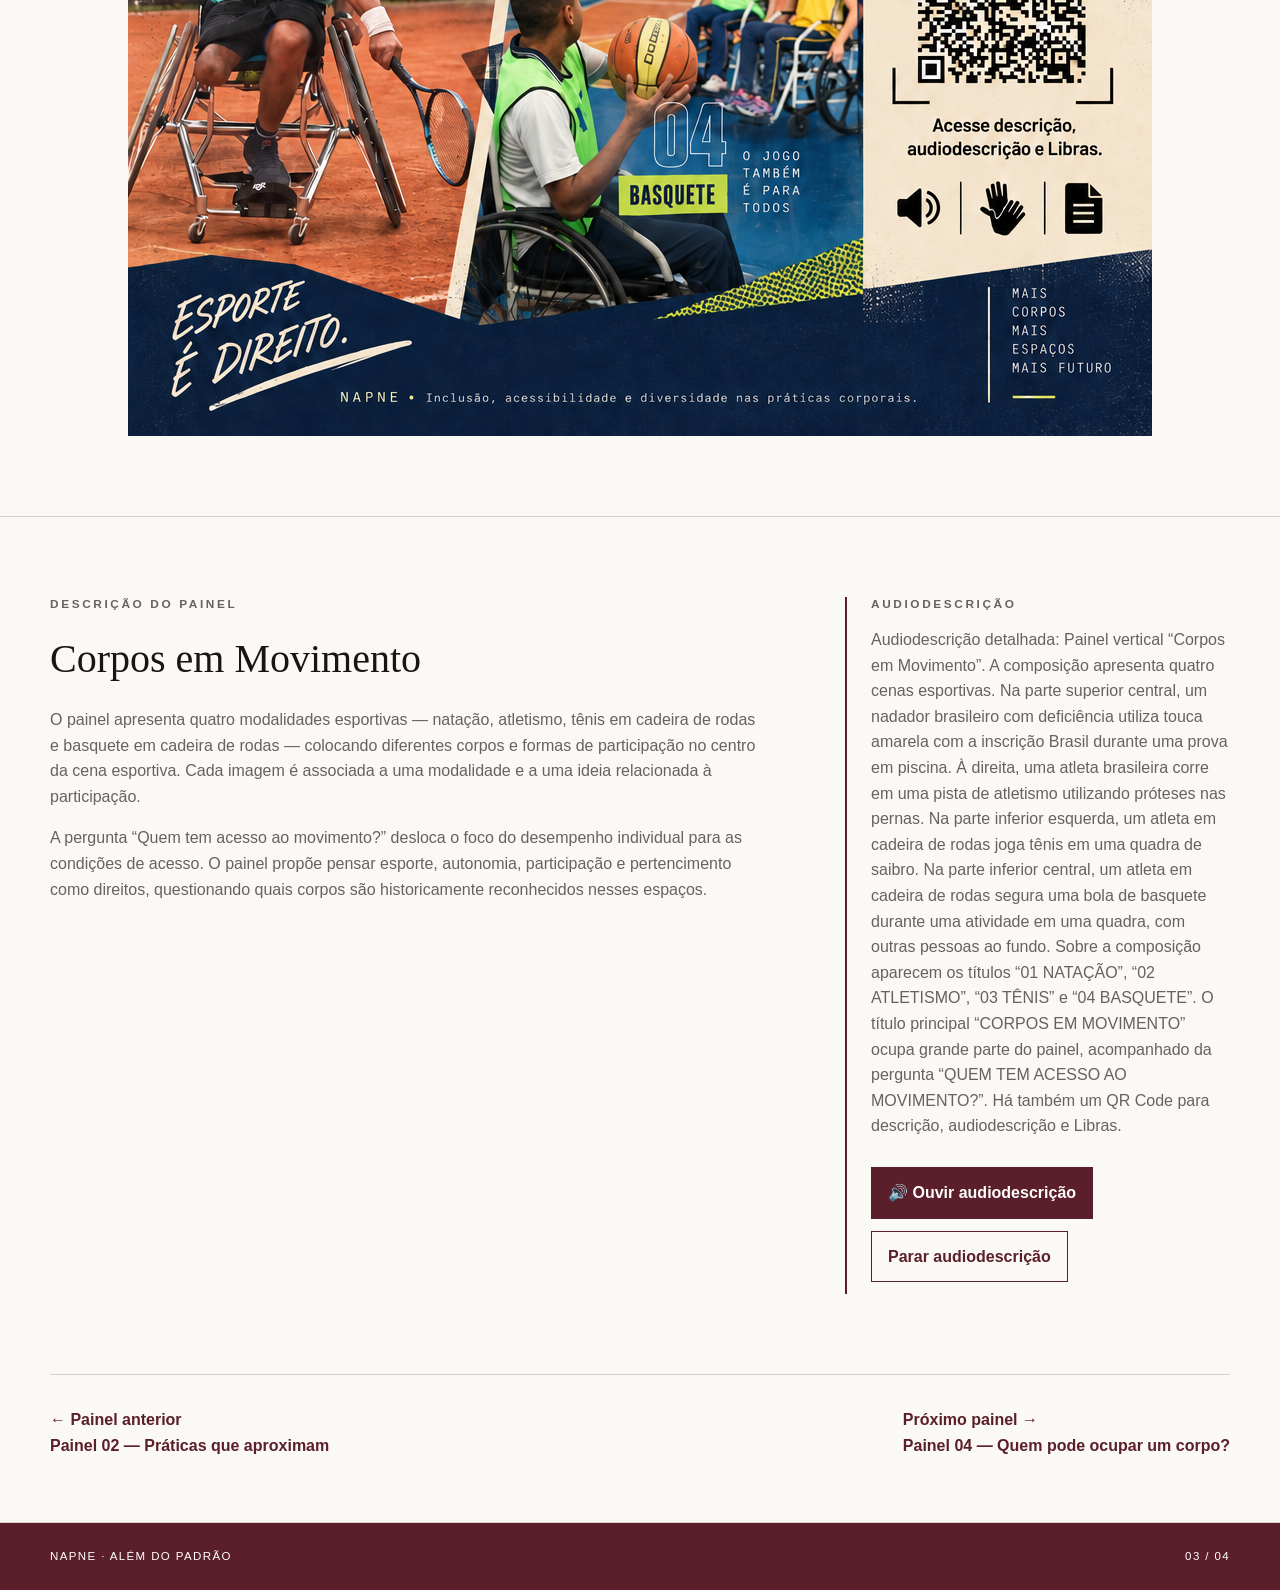
<file: banner-03.html>
<!doctype html>
<html lang="pt-BR">
<head><meta charset="utf-8"><meta name="viewport" content="width=device-width, initial-scale=1"><meta name="description" content="Painel 03 — Corpos em Movimento. Exposição Além do Padrão, NAPNE."><title>Painel 03 — Corpos em Movimento</title><link rel="stylesheet" href="style.css"></head>
<body class="panel-page">
<a class="skip-link" href="#conteudo">Pular para o conteúdo</a>
<header class="site-header"><div class="header-inner"><a class="brand" href="index.html" aria-label="Além do Padrão — início"><span class="brand-mark">NAPNE</span><span class="brand-subtitle">Núcleo de Apoio às Pessoas com Necessidades Educacionais Específicas</span></a><nav class="main-nav" aria-label="Navegação principal"><a href="index.html#exposicao">A exposição</a><a href="index.html#sobre">Sobre</a></nav></div></header>
<main id="conteudo">
<section class="panel-hero section-shell"><a class="back-link" href="index.html#exposicao">← Voltar para a exposição</a><div class="panel-title-block"><div class="panel-title-number">03</div><div><p class="eyebrow">Painel 03</p><h1>Corpos em Movimento</h1></div></div><p class="panel-subtitle">O movimento aparece como direito, linguagem e possibilidade: diferentes corpos podem criar suas próprias formas de resistência, participação e autonomia.</p></section>
<section class="panel-visual section-shell" aria-labelledby="image-title"><h2 id="image-title" class="sr-only">Imagem do painel 03</h2><img src="img/banner-03.png" alt="Painel vertical “Corpos em Movimento”. A composição apresenta quatro cenas esportivas. Na parte superior central, um nadador brasileiro com deficiência utiliza touca amarela com a inscrição Brasil durante uma prova em piscina. À direita, uma atleta brasileira corre em uma pista de atletismo utilizando próteses nas pernas. Na parte inferior esquerda, um atleta em cadeira de rodas joga tênis em uma quadra de saibro. Na parte inferior central, um atleta em cadeira de rodas segura uma bola de basquete durante uma atividade em uma quadra, com outras pessoas ao fundo. Sobre a composição aparecem os títulos “01 NATAÇÃO”, “02 ATLETISMO”, “03 TÊNIS” e “04 BASQUETE”. O título principal “CORPOS EM MOVIMENTO” ocupa grande parte do painel, acompanhado da pergunta “QUEM TEM ACESSO AO MOVIMENTO?”. Há também um QR Code para descrição, audiodescrição e Libras."></section>
<section class="panel-content"><div class="section-shell panel-content-grid"><div><p class="eyebrow">Descrição do painel</p><h2>Corpos em Movimento</h2><p>O painel apresenta quatro modalidades esportivas — natação, atletismo, tênis em cadeira de rodas e basquete em cadeira de rodas — colocando diferentes corpos e formas de participação no centro da cena esportiva. Cada imagem é associada a uma modalidade e a uma ideia relacionada à participação.</p><p>A pergunta “Quem tem acesso ao movimento?” desloca o foco do desempenho individual para as condições de acesso. O painel propõe pensar esporte, autonomia, participação e pertencimento como direitos, questionando quais corpos são historicamente reconhecidos nesses espaços.</p></div><div class="description-box"><p class="eyebrow">Audiodescrição</p><p id="audio-description-text">Audiodescrição detalhada: Painel vertical “Corpos em Movimento”. A composição apresenta quatro cenas esportivas. Na parte superior central, um nadador brasileiro com deficiência utiliza touca amarela com a inscrição Brasil durante uma prova em piscina. À direita, uma atleta brasileira corre em uma pista de atletismo utilizando próteses nas pernas. Na parte inferior esquerda, um atleta em cadeira de rodas joga tênis em uma quadra de saibro. Na parte inferior central, um atleta em cadeira de rodas segura uma bola de basquete durante uma atividade em uma quadra, com outras pessoas ao fundo. Sobre a composição aparecem os títulos “01 NATAÇÃO”, “02 ATLETISMO”, “03 TÊNIS” e “04 BASQUETE”. O título principal “CORPOS EM MOVIMENTO” ocupa grande parte do painel, acompanhado da pergunta “QUEM TEM ACESSO AO MOVIMENTO?”. Há também um QR Code para descrição, audiodescrição e Libras.</p><div class="speech-controls"><button class="action-button" id="speak-description" type="button">🔊 Ouvir audiodescrição</button><button class="action-button secondary" id="stop-description" type="button">Parar audiodescrição</button></div><p id="speech-status" class="speech-status" aria-live="polite"></p></div></div></section>
<nav class="section-shell panel-nav" aria-label="Navegação entre painéis"><a href="banner-02.html">← Painel anterior<br><span>Painel 02 — Práticas que aproximam</span></a><a href="banner-04.html">Próximo painel →<br><span>Painel 04 — Quem pode ocupar um corpo?</span></a></nav>
</main><footer class="site-footer"><div class="section-shell footer-inner"><p>NAPNE · Além do Padrão</p><p>03 / 04</p></div></footer>
<div class="accessibility-root"><button class="accessibility-toggle" id="accessibility-toggle" type="button" aria-controls="accessibility-panel" aria-expanded="false" aria-label="Abrir painel de acessibilidade" title="Acessibilidade">♿</button><aside class="accessibility-panel" id="accessibility-panel" aria-labelledby="accessibility-title" hidden><div class="accessibility-header"><div><p class="eyebrow">Recursos</p><h2 id="accessibility-title">Acessibilidade</h2></div><button class="icon-button" id="accessibility-close" type="button" aria-label="Fechar painel de acessibilidade">×</button></div><div class="control-group"><label for="font-size-range">Tamanho da fonte <output id="font-size-value">100%</output></label><input id="font-size-range" type="range" min="80" max="200" value="100" step="5"></div><div class="control-group"><label for="line-height-range">Espaçamento entre linhas <output id="line-height-value">1.6</output></label><input id="line-height-range" type="range" min="1.2" max="2.4" value="1.6" step="0.1"></div><div class="control-group"><label for="letter-spacing-range">Espaçamento entre letras <output id="letter-spacing-value">0.00em</output></label><input id="letter-spacing-range" type="range" min="0" max="0.2" value="0" step="0.02"></div><fieldset class="control-group"><legend>Contraste</legend><div class="button-row"><button type="button" class="option-button is-active" data-contrast="normal">Normal</button><button type="button" class="option-button" data-contrast="high">Alto contraste</button><button type="button" class="option-button" data-contrast="invert">Invertido</button></div></fieldset><div class="toggle-list"><label class="switch-control"><input id="underline-links" type="checkbox"><span>Sublinhar links</span></label><label class="switch-control"><input id="reduce-motion" type="checkbox"><span>Reduzir animações</span></label></div><button class="reset-button" id="reset-accessibility" type="button">Restaurar padrão</button></aside></div>
<div vw class="enabled"><div vw-access-button class="active" aria-label="Abrir VLibras"></div><div vw-plugin-wrapper><div class="vw-plugin-top-wrapper"></div></div></div><script src="https://vlibras.gov.br/app/vlibras-plugin.js" defer></script><script>window.addEventListener('load', function () { if (window.VLibras && window.VLibras.Widget) { new window.VLibras.Widget({ rootPath: 'https://vlibras.gov.br/app' }); } });</script><script src="script.js"></script>
</body></html>
</file>
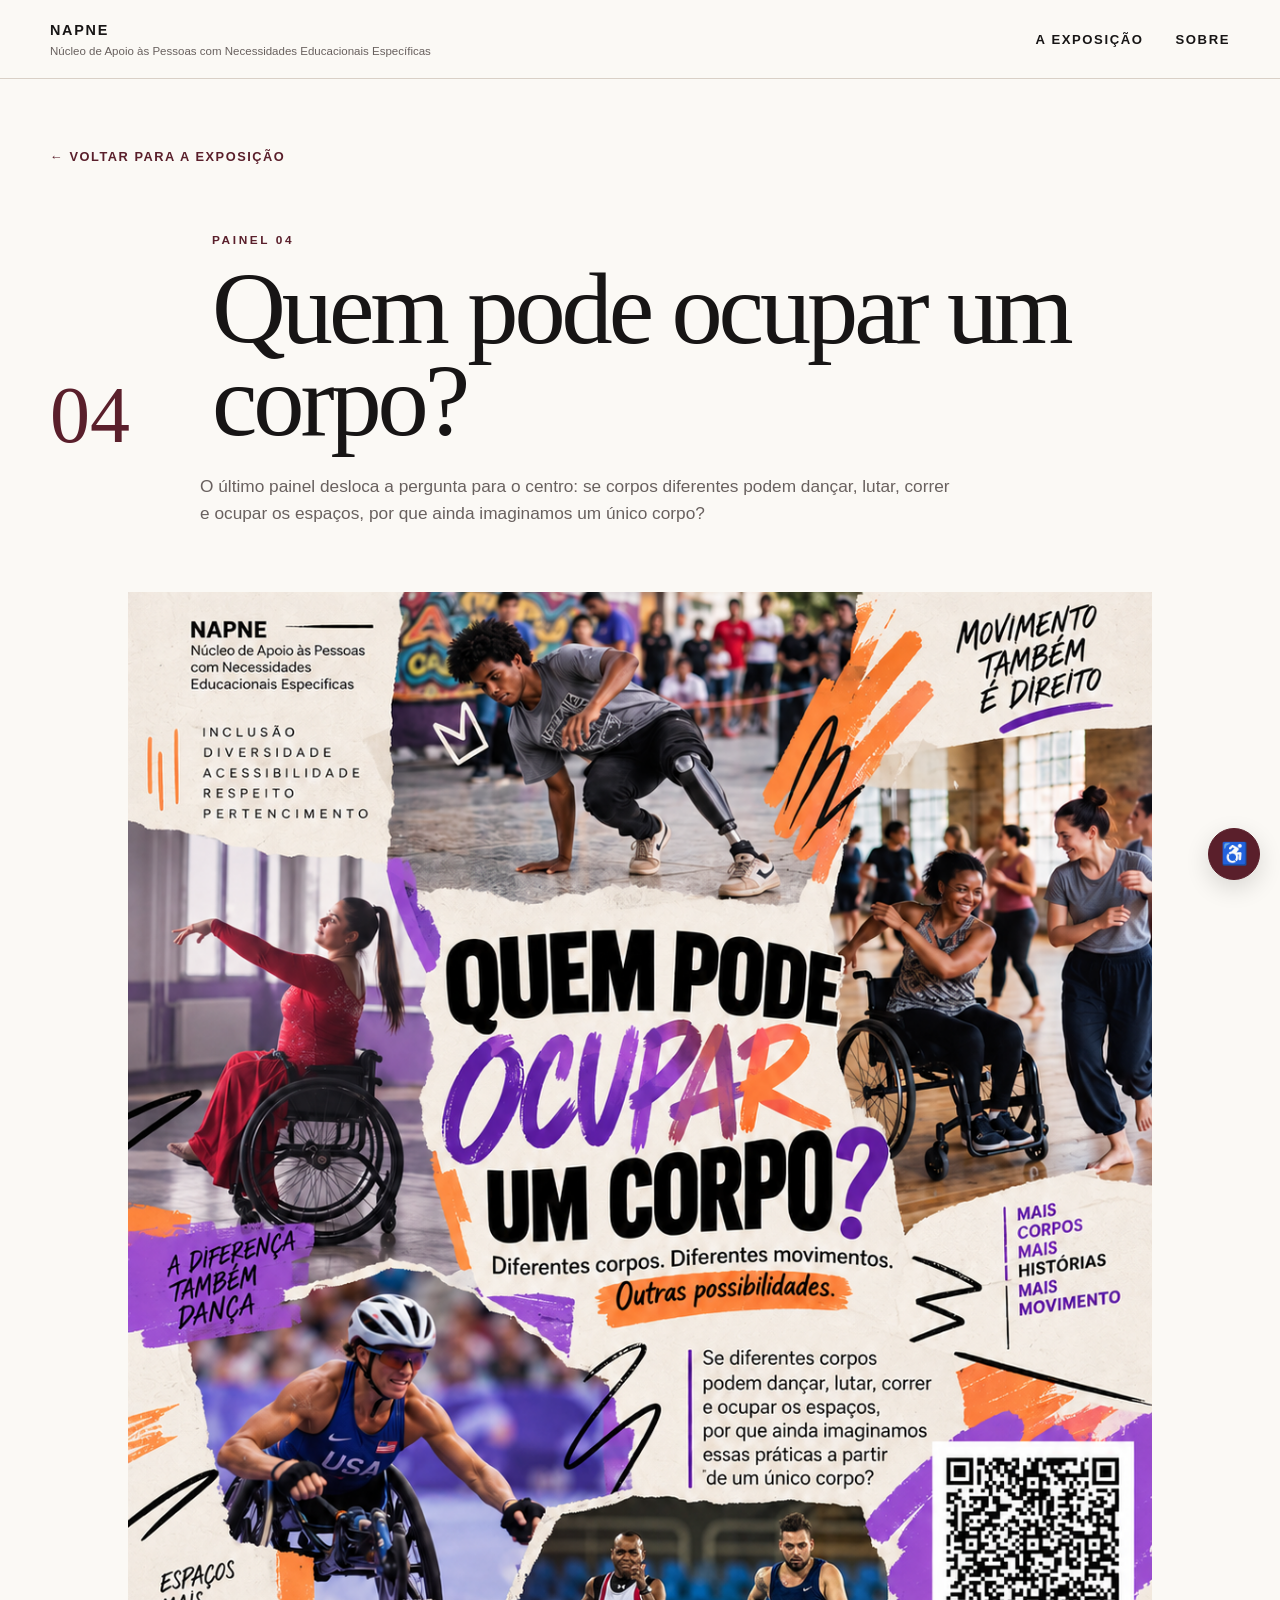
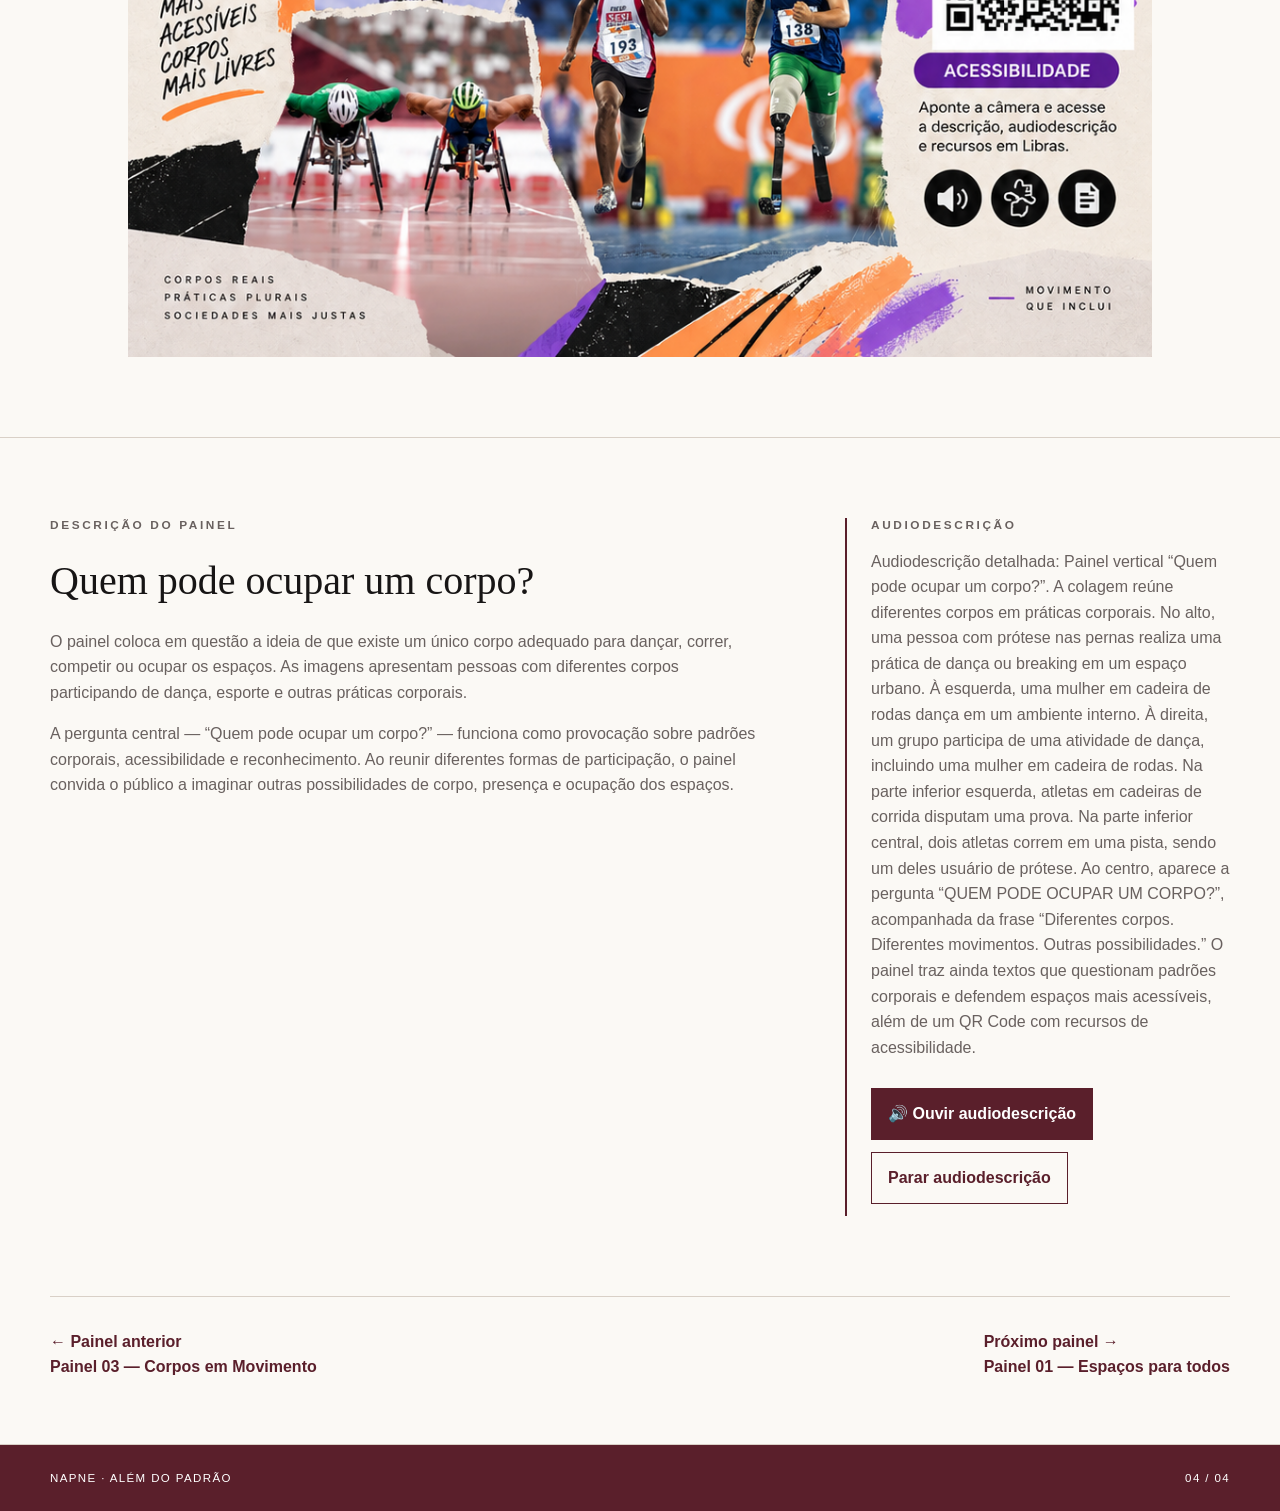
<file: banner-04.html>
<!doctype html>
<html lang="pt-BR">
<head><meta charset="utf-8"><meta name="viewport" content="width=device-width, initial-scale=1"><meta name="description" content="Painel 04 — Quem pode ocupar um corpo? Exposição Além do Padrão, NAPNE."><title>Painel 04 — Quem pode ocupar um corpo?</title><link rel="stylesheet" href="style.css"></head>
<body class="panel-page">
<a class="skip-link" href="#conteudo">Pular para o conteúdo</a>
<header class="site-header"><div class="header-inner"><a class="brand" href="index.html" aria-label="Além do Padrão — início"><span class="brand-mark">NAPNE</span><span class="brand-subtitle">Núcleo de Apoio às Pessoas com Necessidades Educacionais Específicas</span></a><nav class="main-nav" aria-label="Navegação principal"><a href="index.html#exposicao">A exposição</a><a href="index.html#sobre">Sobre</a></nav></div></header>
<main id="conteudo">
<section class="panel-hero section-shell"><a class="back-link" href="index.html#exposicao">← Voltar para a exposição</a><div class="panel-title-block"><div class="panel-title-number">04</div><div><p class="eyebrow">Painel 04</p><h1>Quem pode ocupar um corpo?</h1></div></div><p class="panel-subtitle">O último painel desloca a pergunta para o centro: se corpos diferentes podem dançar, lutar, correr e ocupar os espaços, por que ainda imaginamos um único corpo?</p></section>
<section class="panel-visual section-shell" aria-labelledby="image-title"><h2 id="image-title" class="sr-only">Imagem do painel 04</h2><img src="img/banner-04.png" alt="Painel vertical “Quem pode ocupar um corpo?”. A colagem reúne diferentes corpos em práticas corporais. No alto, uma pessoa com prótese nas pernas realiza uma prática de dança ou breaking em um espaço urbano. À esquerda, uma mulher em cadeira de rodas dança em um ambiente interno. À direita, um grupo participa de uma atividade de dança, incluindo uma mulher em cadeira de rodas. Na parte inferior esquerda, atletas em cadeiras de corrida disputam uma prova. Na parte inferior central, dois atletas correm em uma pista, sendo um deles usuário de prótese. Ao centro, aparece a pergunta “QUEM PODE OCUPAR UM CORPO?”, acompanhada da frase “Diferentes corpos. Diferentes movimentos. Outras possibilidades.” O painel traz ainda textos que questionam padrões corporais e defendem espaços mais acessíveis, além de um QR Code com recursos de acessibilidade."></section>
<section class="panel-content"><div class="section-shell panel-content-grid"><div><p class="eyebrow">Descrição do painel</p><h2>Quem pode ocupar um corpo?</h2><p>O painel coloca em questão a ideia de que existe um único corpo adequado para dançar, correr, competir ou ocupar os espaços. As imagens apresentam pessoas com diferentes corpos participando de dança, esporte e outras práticas corporais.</p><p>A pergunta central — “Quem pode ocupar um corpo?” — funciona como provocação sobre padrões corporais, acessibilidade e reconhecimento. Ao reunir diferentes formas de participação, o painel convida o público a imaginar outras possibilidades de corpo, presença e ocupação dos espaços.</p></div><div class="description-box"><p class="eyebrow">Audiodescrição</p><p id="audio-description-text">Audiodescrição detalhada: Painel vertical “Quem pode ocupar um corpo?”. A colagem reúne diferentes corpos em práticas corporais. No alto, uma pessoa com prótese nas pernas realiza uma prática de dança ou breaking em um espaço urbano. À esquerda, uma mulher em cadeira de rodas dança em um ambiente interno. À direita, um grupo participa de uma atividade de dança, incluindo uma mulher em cadeira de rodas. Na parte inferior esquerda, atletas em cadeiras de corrida disputam uma prova. Na parte inferior central, dois atletas correm em uma pista, sendo um deles usuário de prótese. Ao centro, aparece a pergunta “QUEM PODE OCUPAR UM CORPO?”, acompanhada da frase “Diferentes corpos. Diferentes movimentos. Outras possibilidades.” O painel traz ainda textos que questionam padrões corporais e defendem espaços mais acessíveis, além de um QR Code com recursos de acessibilidade.</p><div class="speech-controls"><button class="action-button" id="speak-description" type="button">🔊 Ouvir audiodescrição</button><button class="action-button secondary" id="stop-description" type="button">Parar audiodescrição</button></div><p id="speech-status" class="speech-status" aria-live="polite"></p></div></div></section>
<nav class="section-shell panel-nav" aria-label="Navegação entre painéis"><a href="banner-03.html">← Painel anterior<br><span>Painel 03 — Corpos em Movimento</span></a><a href="banner-01.html">Próximo painel →<br><span>Painel 01 — Espaços para todos</span></a></nav>
</main><footer class="site-footer"><div class="section-shell footer-inner"><p>NAPNE · Além do Padrão</p><p>04 / 04</p></div></footer>
<div class="accessibility-root"><button class="accessibility-toggle" id="accessibility-toggle" type="button" aria-controls="accessibility-panel" aria-expanded="false" aria-label="Abrir painel de acessibilidade" title="Acessibilidade">♿</button><aside class="accessibility-panel" id="accessibility-panel" aria-labelledby="accessibility-title" hidden><div class="accessibility-header"><div><p class="eyebrow">Recursos</p><h2 id="accessibility-title">Acessibilidade</h2></div><button class="icon-button" id="accessibility-close" type="button" aria-label="Fechar painel de acessibilidade">×</button></div><div class="control-group"><label for="font-size-range">Tamanho da fonte <output id="font-size-value">100%</output></label><input id="font-size-range" type="range" min="80" max="200" value="100" step="5"></div><div class="control-group"><label for="line-height-range">Espaçamento entre linhas <output id="line-height-value">1.6</output></label><input id="line-height-range" type="range" min="1.2" max="2.4" value="1.6" step="0.1"></div><div class="control-group"><label for="letter-spacing-range">Espaçamento entre letras <output id="letter-spacing-value">0.00em</output></label><input id="letter-spacing-range" type="range" min="0" max="0.2" value="0" step="0.02"></div><fieldset class="control-group"><legend>Contraste</legend><div class="button-row"><button type="button" class="option-button is-active" data-contrast="normal">Normal</button><button type="button" class="option-button" data-contrast="high">Alto contraste</button><button type="button" class="option-button" data-contrast="invert">Invertido</button></div></fieldset><div class="toggle-list"><label class="switch-control"><input id="underline-links" type="checkbox"><span>Sublinhar links</span></label><label class="switch-control"><input id="reduce-motion" type="checkbox"><span>Reduzir animações</span></label></div><button class="reset-button" id="reset-accessibility" type="button">Restaurar padrão</button></aside></div>
<div vw class="enabled"><div vw-access-button class="active" aria-label="Abrir VLibras"></div><div vw-plugin-wrapper><div class="vw-plugin-top-wrapper"></div></div></div><script src="https://vlibras.gov.br/app/vlibras-plugin.js" defer></script><script>window.addEventListener('load', function () { if (window.VLibras && window.VLibras.Widget) { new window.VLibras.Widget({ rootPath: 'https://vlibras.gov.br/app' }); } });</script><script src="script.js"></script>
</body></html>
</file>
<file: style.css>
:root {
  --wine: #5a1f2b;
  --wine-dark: #351019;
  --wine-soft: #7c3947;
  --cream: #f4efe7;
  --paper: #fbf9f5;
  --ink: #171515;
  --muted: #69615f;
  --line: #d9d0c7;
  --white: #ffffff;
  --content-width: 1180px;
  --font-scale: 1;
  --line-height: 1.6;
  --letter-spacing: 0em;
}

* { box-sizing: border-box; }
html { scroll-behavior: smooth; font-size: calc(100% * var(--font-scale)); }
body {
  margin: 0;
  background: var(--paper);
  color: var(--ink);
  font-family: Inter, 'Segoe UI', Arial, sans-serif;
  line-height: var(--line-height);
  letter-spacing: var(--letter-spacing);
  overflow-x: hidden;
}
body.contrast-high {
  --paper: #fff;
  --cream: #fff;
  --ink: #000;
  --muted: #111;
  --line: #000;
  --wine: #000;
  --wine-dark: #000;
  --wine-soft: #000;
}
body.contrast-invert {
  --paper: #111;
  --cream: #191919;
  --ink: #f7f7f7;
  --muted: #e2e2e2;
  --line: #f7f7f7;
  --wine: #f7f7f7;
  --wine-dark: #fff;
  --wine-soft: #fff;
  --white: #111;
}
body.contrast-invert img { filter: invert(1) hue-rotate(180deg); }
body.underline-links a { text-decoration: underline; text-decoration-thickness: .1em; text-underline-offset: .18em; }
body.reduce-motion *, body.reduce-motion *::before, body.reduce-motion *::after { animation-duration: .001ms !important; animation-iteration-count: 1 !important; transition-duration: .001ms !important; scroll-behavior: auto !important; }

a { color: inherit; text-decoration: none; }
button, input { font: inherit; }
button { color: inherit; }
img { display: block; max-width: 100%; }

:focus-visible { outline: 3px solid var(--wine); outline-offset: 4px; }
.skip-link {
  position: fixed; left: 1rem; top: -5rem; z-index: 10000;
  padding: .75rem 1rem; background: var(--wine); color: #fff; font-weight: 700;
}
.skip-link:focus { top: 1rem; }

.section-shell { width: min(var(--content-width), calc(100% - 3rem)); margin-inline: auto; }

.site-header { border-bottom: 1px solid var(--line); background: rgba(251,249,245,.96); position: sticky; top: 0; z-index: 100; }
.header-inner { width: min(var(--content-width), calc(100% - 3rem)); min-height: 78px; margin-inline: auto; display: flex; align-items: center; justify-content: space-between; gap: 2rem; }
.brand { display: flex; flex-direction: column; max-width: 430px; }
.brand-mark { font-weight: 800; letter-spacing: .12em; font-size: .9rem; }
.brand-subtitle { color: var(--muted); font-size: .72rem; line-height: 1.25; margin-top: .1rem; }
.main-nav { display: flex; gap: 2rem; font-size: .82rem; text-transform: uppercase; letter-spacing: .12em; font-weight: 600; }
.main-nav a { padding-block: .5rem; }
.main-nav a:hover { color: var(--wine); }

.hero { text-align: center; padding: clamp(5rem, 12vw, 10rem) 0 7rem; }
.eyebrow { margin: 0 0 1rem; color: var(--wine); font-size: .74rem; line-height: 1.2; text-transform: uppercase; letter-spacing: .22em; font-weight: 700; }
.hero h1 { margin: 0; font-size: clamp(4.2rem, 12vw, 9.4rem); line-height: .86; letter-spacing: -.055em; font-weight: 700; }
.hero h1 em { font-family: Georgia, 'Times New Roman', serif; font-weight: 500; }
.hero-lead { margin: 2rem auto 0; font-size: clamp(1.15rem, 2.2vw, 1.7rem); font-weight: 500; max-width: 720px; }
.hero-question { margin: 2.5rem auto 0; font-family: Georgia, 'Times New Roman', serif; font-style: italic; color: var(--wine); font-size: clamp(1.5rem, 3vw, 2.35rem); max-width: 780px; }
.hero-intro { max-width: 660px; margin: 2rem auto 2.5rem; color: var(--muted); font-size: 1rem; }
.text-link { display: inline-flex; gap: .75rem; align-items: center; color: var(--wine); font-weight: 700; border-bottom: 1px solid currentColor; padding-bottom: .25rem; }

.intro-band { border-top: 1px solid var(--line); border-bottom: 1px solid var(--line); background: var(--cream); }
.intro-grid { display: grid; grid-template-columns: 90px 1fr; gap: 2rem; padding: 5rem 0; }
.section-number { font-family: Georgia, 'Times New Roman', serif; color: var(--wine); font-size: 2rem; margin: 0; }
.intro-grid h2, .closing h2 { margin: 0 0 1rem; font-family: Georgia, 'Times New Roman', serif; font-size: clamp(2.5rem, 5vw, 4.5rem); line-height: 1; font-weight: 500; }
.intro-grid p:not(.eyebrow):not(.section-number) { max-width: 780px; margin: 0; color: var(--muted); font-size: 1.05rem; }

.exhibition { padding: 8rem 0; }
.section-heading { display: grid; grid-template-columns: 1fr 340px; align-items: end; gap: 3rem; margin-bottom: 3.5rem; }
.section-heading h2 { margin: 0; font-size: clamp(2.6rem, 6vw, 5.5rem); letter-spacing: -.045em; line-height: .9; }
.section-note { margin: 0; color: var(--muted); font-size: .95rem; }
.panel-grid { display: grid; grid-template-columns: repeat(2, minmax(0, 1fr)); gap: 5rem 3rem; }
.panel-card { min-width: 0; }
.panel-image-link { display: block; overflow: hidden; background: #e9e2da; }
.panel-image-link img { width: 100%; aspect-ratio: 2 / 3; object-fit: cover; transition: transform .5s ease; }
.panel-image-link:hover img { transform: scale(1.025); }
.panel-meta { display: flex; align-items: center; gap: 1rem; margin-top: 1.4rem; color: var(--wine); font-size: .72rem; text-transform: uppercase; letter-spacing: .16em; font-weight: 700; }
.panel-meta span:first-child { font-family: Georgia, 'Times New Roman', serif; font-size: 1.2rem; letter-spacing: 0; }
.panel-card h3 { margin: .65rem 0 .7rem; font-family: Georgia, 'Times New Roman', serif; font-size: clamp(1.8rem, 3vw, 2.6rem); line-height: 1.05; font-weight: 500; }
.panel-card p { margin: 0; color: var(--muted); max-width: 520px; }
.panel-link { display: inline-flex; gap: .75rem; margin-top: 1.2rem; font-size: .83rem; text-transform: uppercase; letter-spacing: .14em; font-weight: 700; color: var(--wine); border-bottom: 1px solid var(--wine); padding-bottom: .25rem; }

.closing { border-top: 1px solid var(--line); padding: 8rem 0 9rem; text-align: center; }
.closing h2 { max-width: 800px; margin-inline: auto; }
.closing > p:last-child { max-width: 620px; margin: 0 auto; color: var(--muted); }
.site-footer { border-top: 1px solid var(--line); background: var(--wine); color: #fff; }
.footer-inner { display: flex; justify-content: space-between; gap: 2rem; padding: 1.5rem 0; font-size: .72rem; text-transform: uppercase; letter-spacing: .12em; }
.footer-inner p { margin: 0; }

/* Panel pages */
.panel-page { background: var(--paper); }
.panel-hero { padding: 4rem 0 3rem; }
.back-link { display: inline-flex; gap: .7rem; align-items: center; color: var(--wine); font-size: .8rem; font-weight: 700; text-transform: uppercase; letter-spacing: .12em; }
.panel-title-block { display: grid; grid-template-columns: 130px 1fr; gap: 2rem; align-items: end; margin-top: 4rem; }
.panel-title-number { font-family: Georgia, 'Times New Roman', serif; font-size: 5rem; color: var(--wine); line-height: .8; }
.panel-title-block h1 { margin: 0; max-width: 950px; font-family: Georgia, 'Times New Roman', serif; font-weight: 500; font-size: clamp(3rem, 8vw, 7rem); line-height: .9; letter-spacing: -.04em; }
.panel-subtitle { max-width: 760px; margin: 1.6rem 0 0 150px; color: var(--muted); font-size: 1.08rem; }
.panel-visual { padding: 1rem 0 5rem; }
.panel-visual img { width: min(100%, 1024px); height: auto; margin-inline: auto; }
.panel-content { border-top: 1px solid var(--line); padding: 5rem 0; }
.panel-content-grid { display: grid; grid-template-columns: minmax(0, 1.3fr) minmax(260px, .7fr); gap: 5rem; }
.panel-content h2 { margin: 0 0 1rem; font-family: Georgia, 'Times New Roman', serif; font-size: 2.5rem; font-weight: 500; }
.panel-content p { margin: 0 0 1rem; color: var(--muted); }
.description-box { border-left: 2px solid var(--wine); padding-left: 1.5rem; }
.description-box p { white-space: pre-line; }
.speech-controls { display: flex; flex-wrap: wrap; gap: .75rem; margin-top: 1.75rem; }
.action-button { appearance: none; border: 1px solid var(--wine); background: var(--wine); color: #fff; padding: .75rem 1rem; cursor: pointer; font-weight: 700; }
.action-button.secondary { background: transparent; color: var(--wine); }
.speech-status { margin: .75rem 0 0 !important; font-size: .82rem; color: var(--muted); }
.action-button:hover { background: var(--wine-dark); color: #fff; }
.panel-nav { border-top: 1px solid var(--line); padding: 2rem 0 4rem; display: flex; justify-content: space-between; gap: 1rem; }
.panel-nav a { font-weight: 700; color: var(--wine); max-width: 46%; }

/* Accessibility */
.accessibility-root { position: relative; z-index: 1000; }
.accessibility-toggle { position: fixed; right: 1.25rem; bottom: 1.25rem; width: 52px; height: 52px; border: 1px solid var(--wine); background: var(--wine); color: #fff; border-radius: 50%; display: grid; place-items: center; font-size: 1.35rem; cursor: pointer; box-shadow: 0 8px 24px rgba(0,0,0,.14); }
.accessibility-panel { position: fixed; right: 1.25rem; bottom: 5.5rem; width: min(390px, calc(100vw - 2rem)); max-height: min(760px, calc(100vh - 7rem)); overflow: auto; background: var(--paper); border: 1px solid var(--ink); padding: 1.5rem; box-shadow: 0 20px 60px rgba(0,0,0,.2); }
.accessibility-panel[hidden] { display: none; }
.accessibility-header { display: flex; justify-content: space-between; gap: 1rem; align-items: flex-start; border-bottom: 1px solid var(--line); padding-bottom: 1rem; margin-bottom: 1.25rem; }
.accessibility-header h2 { margin: 0; font-family: Georgia, 'Times New Roman', serif; font-size: 2rem; font-weight: 500; }
.icon-button { border: 0; background: transparent; font-size: 2rem; line-height: 1; cursor: pointer; }
.control-group { border: 0; padding: 0; margin: 0 0 1.25rem; }
.control-group label, .control-group legend { display: flex; justify-content: space-between; gap: 1rem; font-weight: 700; font-size: .85rem; margin-bottom: .6rem; }
.control-group output { color: var(--wine); }
input[type="range"] { width: 100%; accent-color: var(--wine); }
.button-row { display: grid; gap: .5rem; }
.option-button { text-align: left; border: 1px solid var(--line); background: transparent; padding: .65rem .75rem; cursor: pointer; }
.option-button.is-active { border-color: var(--wine); background: var(--wine); color: #fff; }
.toggle-list { display: grid; gap: .8rem; border-top: 1px solid var(--line); padding-top: 1.2rem; }
.switch-control { display: flex; align-items: center; gap: .7rem; font-size: .9rem; }
.switch-control input { width: 1.1rem; height: 1.1rem; accent-color: var(--wine); }
.reset-button { width: 100%; margin-top: 1.25rem; border: 1px solid var(--ink); background: transparent; padding: .75rem; cursor: pointer; font-weight: 700; }

@media (max-width: 800px) {
  .section-shell, .header-inner { width: min(100% - 2rem, var(--content-width)); }
  .main-nav { gap: 1rem; }
  .main-nav a { font-size: .7rem; }
  .hero { padding-top: 4rem; padding-bottom: 5rem; }
  .intro-grid { grid-template-columns: 1fr; gap: 1rem; padding: 3.5rem 0; }
  .section-heading { grid-template-columns: 1fr; gap: 1rem; }
  .panel-grid { grid-template-columns: 1fr; gap: 4rem; }
  .panel-title-block { grid-template-columns: 1fr; gap: 1rem; margin-top: 3rem; }
  .panel-title-number { font-size: 3rem; }
  .panel-subtitle { margin-left: 0; }
  .panel-content-grid { grid-template-columns: 1fr; gap: 3rem; }
  .panel-nav { flex-direction: column; }
  .panel-nav a { max-width: 100%; }
  .footer-inner { flex-direction: column; }
}

@media (max-width: 480px) {
  .header-inner { min-height: 70px; }
  .brand-subtitle { max-width: 220px; }
  .main-nav { display: none; }
  .hero h1 { font-size: clamp(3.4rem, 20vw, 5rem); }
  .hero-question { margin-top: 1.8rem; }
  .exhibition, .closing { padding-block: 5rem; }
  .panel-hero { padding-top: 2.5rem; }
  .panel-title-block h1 { font-size: 3rem; }
  .panel-visual { padding-bottom: 3.5rem; }
  .accessibility-toggle { right: .75rem; bottom: .75rem; }
  .accessibility-panel { right: .75rem; bottom: 4.9rem; width: calc(100vw - 1.5rem); }
}

.sr-only { position: absolute !important; width: 1px !important; height: 1px !important; padding: 0 !important; margin: -1px !important; overflow: hidden !important; clip: rect(0, 0, 0, 0) !important; white-space: nowrap !important; border: 0 !important; }
/* =====================================================
   CORREÇÃO DA PÁGINA INDIVIDUAL
===================================================== */

.trajetoria.ativa {
  display: block !important;
  max-width: 900px;
  margin: 0 auto;
  padding: 20px 0 80px;
}

.trajetoria.ativa h2 {
  margin: 12px 0 38px !important;

  color: #541f26 !important;

  font-family:
    Georgia,
    "Times New Roman",
    serif !important;

  font-size: clamp(48px, 7vw, 82px) !important;
  font-weight: 500 !important;
  line-height: .95 !important;

  letter-spacing: -.04em !important;
}

.trajetoria.ativa .texto {
  max-width: 800px;
}

.trajetoria.ativa .texto p {
  color: #302927 !important;

  font-family:
    Georgia,
    "Times New Roman",
    serif !important;

  font-size: 20px !important;
  line-height: 1.85 !important;

  margin: 0 0 27px !important;
}

.trajetoria.ativa .credito {
  margin-top: 50px !important;
  padding-top: 25px !important;

  border-top: 1px solid #ddd1c8 !important;

  color: #756760 !important;

  font-family:
    Inter,
    system-ui,
    sans-serif !important;

  font-size: 14px !important;
  line-height: 1.65 !important;
}
</file>
